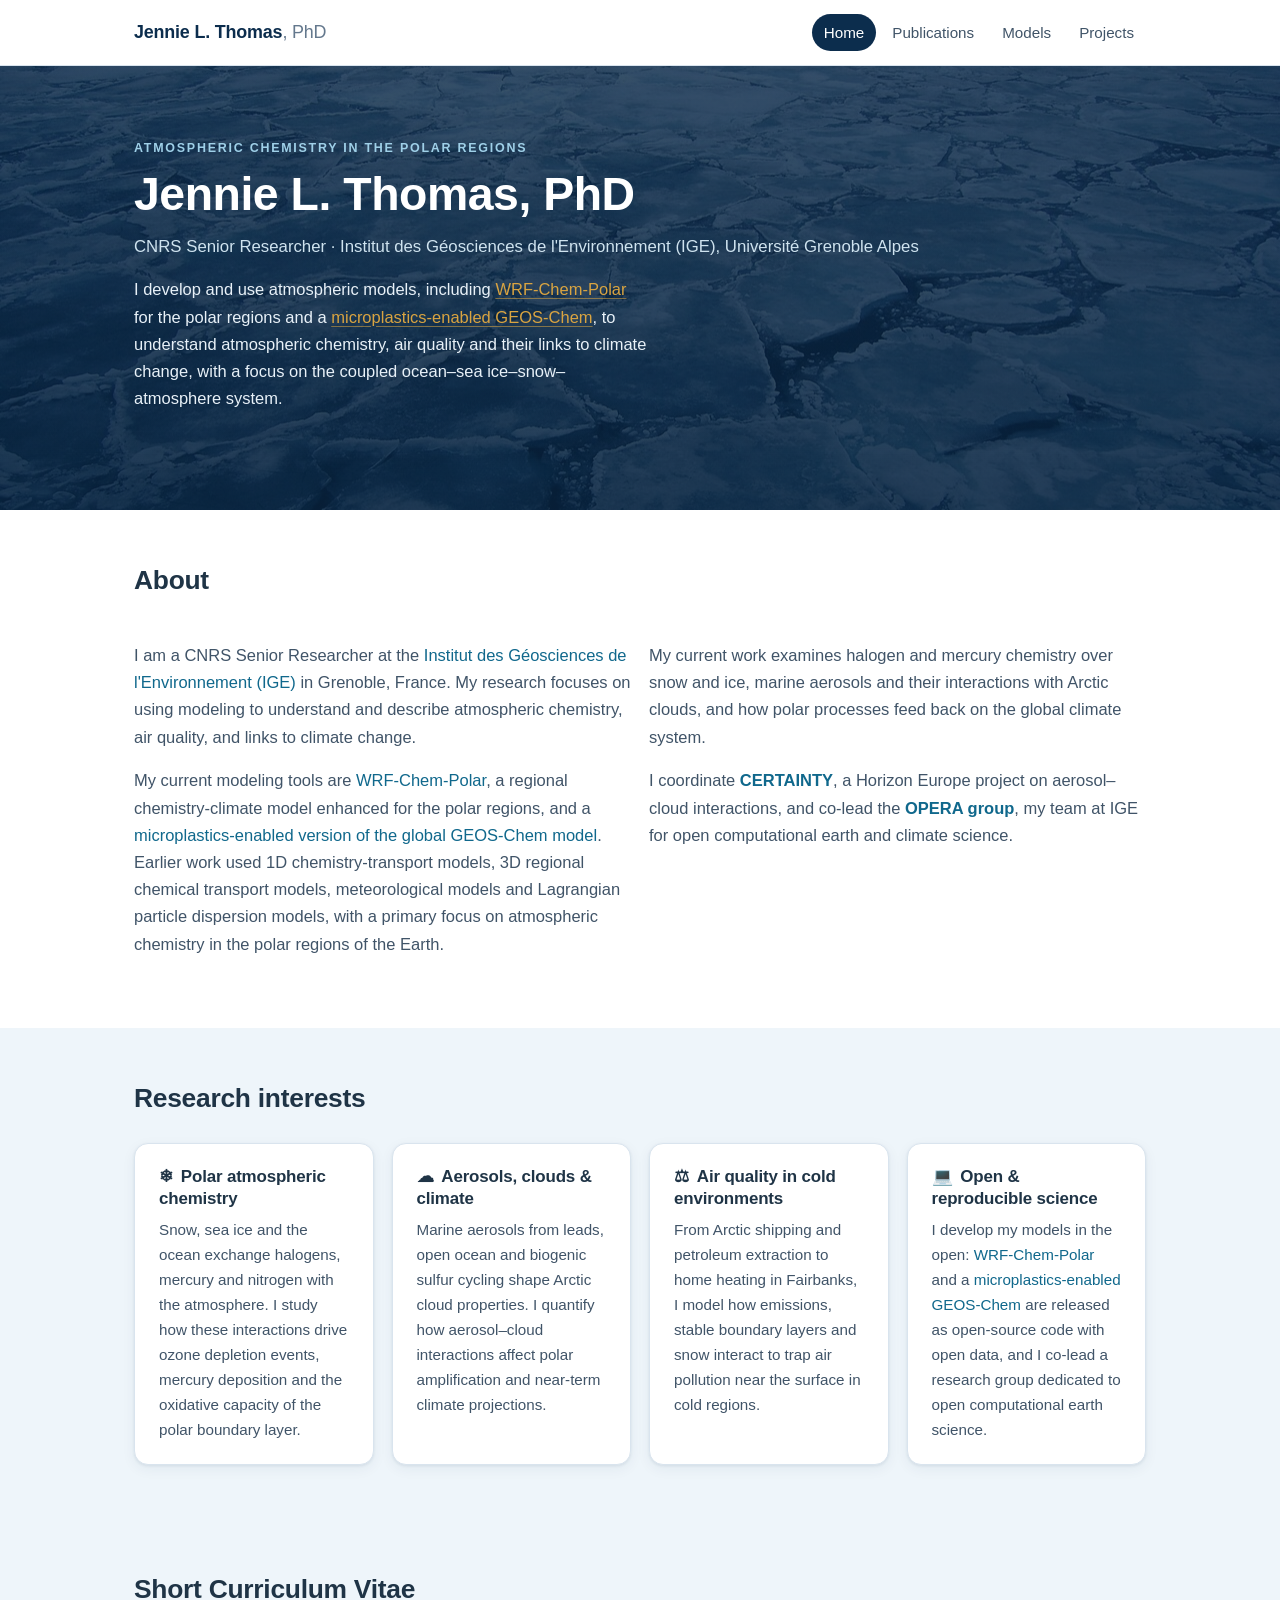
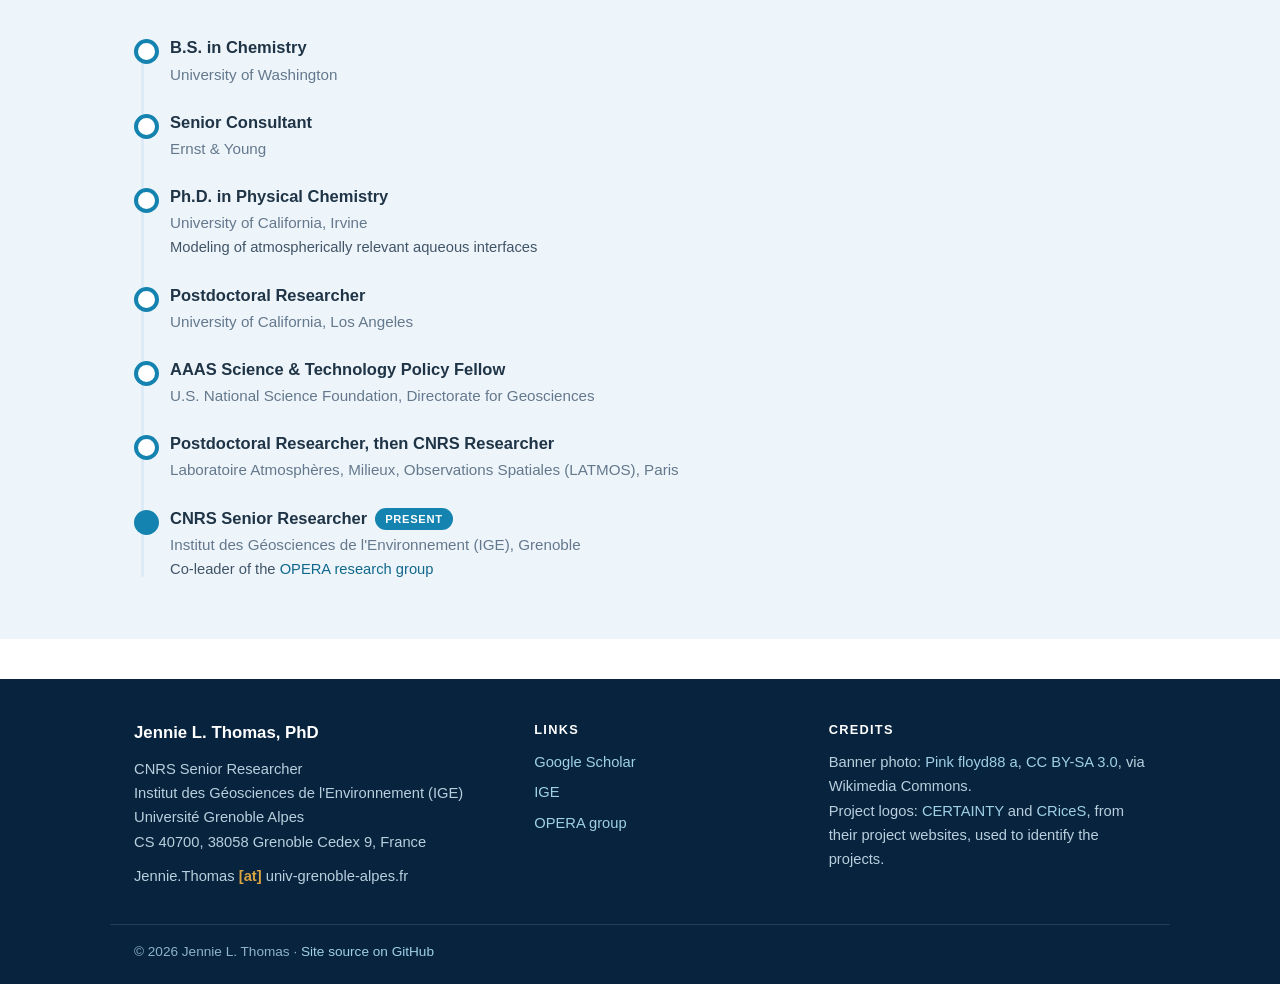
<file: index.html>
<!DOCTYPE html>
<html lang="en">
<head>
<meta charset="utf-8">
<meta name="viewport" content="width=device-width, initial-scale=1">
<title>Jennie L. Thomas, PhD | CNRS Senior Researcher, IGE Grenoble</title>
<meta name="description" content="Jennie L. Thomas, CNRS Senior Researcher at the Institut des Géosciences de l'Environnement (IGE), Université Grenoble Alpes. Atmospheric chemistry in the polar regions: aerosols, clouds, sea ice, snow and climate.">
<link rel="icon" type="image/svg+xml" href="assets/img/favicon.svg">
<link rel="stylesheet" href="assets/css/style.css">
</head>
<body>
<header class="site-header">
  <div class="container nav">
    <a class="brand" href="index.html">Jennie L. Thomas<span>, PhD</span></a>
    <nav class="site-nav">
      <a class="active" href="index.html">Home</a>
      <a href="publications.html">Publications</a>
      <a href="models.html">Models</a>
      <a href="projects.html">Projects</a>
    </nav>
  </div>
</header>
<main>

<section class="hero">
  <div class="container hero-grid">
    <div class="hero-text">
      <p class="hero-kicker">Atmospheric chemistry in the polar regions</p>
      <h1>Jennie L. Thomas, PhD</h1>
      <p class="hero-role">CNRS Senior Researcher &middot; Institut des Géosciences de l'Environnement (IGE), Université Grenoble Alpes</p>
      <p class="hero-blurb">I develop and use atmospheric models, including <a href="models.html">WRF-Chem-Polar</a> for the polar regions and a <a href="models.html">microplastics-enabled GEOS-Chem</a>, to understand atmospheric chemistry, air quality and their links to climate change, with a focus on the coupled ocean–sea ice–snow–atmosphere system.</p>
    </div>
  </div>
</section>

<section class="section" id="about">
  <div class="container">
    <div class="section-head">
      <h2>About</h2>
    </div>
    <div class="grid">
      <div>
        <p>I am a CNRS Senior Researcher at the <a href="https://www.ige-grenoble.fr/?lang=en">Institut des Géosciences de l'Environnement (IGE)</a> in Grenoble, France. My research focuses on using modeling to understand and describe atmospheric chemistry, air quality, and links to climate change.</p>
        <p>My current modeling tools are <a href="models.html">WRF-Chem-Polar</a>, a regional chemistry-climate model enhanced for the polar regions, and a <a href="models.html">microplastics-enabled version of the global GEOS-Chem model</a>. Earlier work used 1D chemistry-transport models, 3D regional chemical transport models, meteorological models and Lagrangian particle dispersion models, with a primary focus on atmospheric chemistry in the polar regions of the Earth.</p>
      </div>
      <div>
        <p>My current work examines halogen and mercury chemistry over snow and ice, marine aerosols and their interactions with Arctic clouds, and how polar processes feed back on the global climate system.</p>
        <p>I coordinate <a href="https://certainty-aci.eu"><strong>CERTAINTY</strong></a>, a Horizon Europe project on aerosol–cloud interactions, and co-lead the <a href="https://ige-opera.github.io/"><strong>OPERA group</strong></a>, my team at IGE for open computational earth and climate science.</p>
      </div>
    </div>
  </div>
</section>

<section class="section section-alt" id="research">
  <div class="container">
    <div class="section-head">
      <h2>Research interests</h2>
    </div>
    <div class="grid">
      <div class="card">
        <h3><span class="icon">&#10052;</span>Polar atmospheric chemistry</h3>
        <p>Snow, sea ice and the ocean exchange halogens, mercury and nitrogen with the atmosphere. I study how these interactions drive ozone depletion events, mercury deposition and the oxidative capacity of the polar boundary layer.</p>
      </div>
      <div class="card">
        <h3><span class="icon">&#9729;</span>Aerosols, clouds &amp; climate</h3>
        <p>Marine aerosols from leads, open ocean and biogenic sulfur cycling shape Arctic cloud properties. I quantify how aerosol–cloud interactions affect polar amplification and near-term climate projections.</p>
      </div>
      <div class="card">
        <h3><span class="icon">&#9878;</span>Air quality in cold environments</h3>
        <p>From Arctic shipping and petroleum extraction to home heating in Fairbanks, I model how emissions, stable boundary layers and snow interact to trap air pollution near the surface in cold regions.</p>
      </div>
      <div class="card">
        <h3><span class="icon">&#128187;</span>Open &amp; reproducible science</h3>
        <p>I develop my models in the open: <a href="models.html">WRF-Chem-Polar</a> and a <a href="models.html">microplastics-enabled GEOS-Chem</a> are released as open-source code with open data, and I co-lead a research group dedicated to open computational earth science.</p>
      </div>
    </div>
  </div>
</section>

<section class="section section-alt" id="cv">
  <div class="container">
    <div class="section-head">
      <h2>Short Curriculum Vitae</h2>
    </div>
    <ol class="timeline">
      <li>
        <span class="t-what">B.S. in Chemistry</span>
        <span class="t-where">University of Washington</span>
      </li>
      <li>
        <span class="t-what">Senior Consultant</span>
        <span class="t-where">Ernst &amp; Young</span>
      </li>
      <li>
        <span class="t-what">Ph.D. in Physical Chemistry</span>
        <span class="t-where">University of California, Irvine</span>
        <span class="t-note">Modeling of atmospherically relevant aqueous interfaces</span>
      </li>
      <li>
        <span class="t-what">Postdoctoral Researcher</span>
        <span class="t-where">University of California, Los Angeles</span>
      </li>
      <li>
        <span class="t-what">AAAS Science &amp; Technology Policy Fellow</span>
        <span class="t-where">U.S. National Science Foundation, Directorate for Geosciences</span>
      </li>
      <li>
        <span class="t-what">Postdoctoral Researcher, then CNRS Researcher</span>
        <span class="t-where">Laboratoire Atmosphères, Milieux, Observations Spatiales (LATMOS), Paris</span>
      </li>
      <li class="now">
        <span class="t-what">CNRS Senior Researcher<span class="badge-now">Present</span></span>
        <span class="t-where">Institut des Géosciences de l'Environnement (IGE), Grenoble</span>
        <span class="t-note">Co-leader of the <a href="https://ige-opera.github.io/">OPERA research group</a></span>
      </li>
    </ol>
  </div>
</section>

</main>
<footer class="site-footer">
  <div class="container footer-grid">
    <div>
      <p class="footer-name">Jennie L. Thomas, PhD</p>
      <p>CNRS Senior Researcher<br>
      Institut des Géosciences de l'Environnement (IGE)<br>
      Université Grenoble Alpes<br>
      CS 40700, 38058 Grenoble Cedex 9, France</p>
      <p class="email">Jennie.Thomas <span class="email-at">[at]</span> univ-grenoble-alpes.fr</p>
    </div>
    <div>
      <p class="footer-heading">Links</p>
      <ul class="footer-links">
        <li><a href="https://scholar.google.com/citations?user=FMPvz8gAAAAJ&amp;hl=en">Google Scholar</a></li>
        <li><a href="https://www.ige-grenoble.fr/">IGE</a></li>
        <li><a href="https://ige-opera.github.io/">OPERA group</a></li>
      </ul>
    </div>
    <div>
      <p class="footer-heading">Credits</p>
      <p>Banner photo: <a href="https://commons.wikimedia.org/wiki/File:Arctic_Ice_2.JPG">Pink floyd88 a</a>, <a href="https://creativecommons.org/licenses/by-sa/3.0/">CC BY-SA 3.0</a>, via Wikimedia Commons.<br>
      Project logos: <a href="https://certainty-aci.eu">CERTAINTY</a> and <a href="https://www.crices-h2020.eu">CRiceS</a>, from their project websites, used to identify the projects.</p>
    </div>
  </div>
  <div class="container footer-bottom">
    <p>&copy; 2026 Jennie L. Thomas &middot; <a href="https://github.com/jenniethomas/jenniethomas.github.io">Site source on GitHub</a></p>
  </div>
</footer>
</body>
</html>
</file>
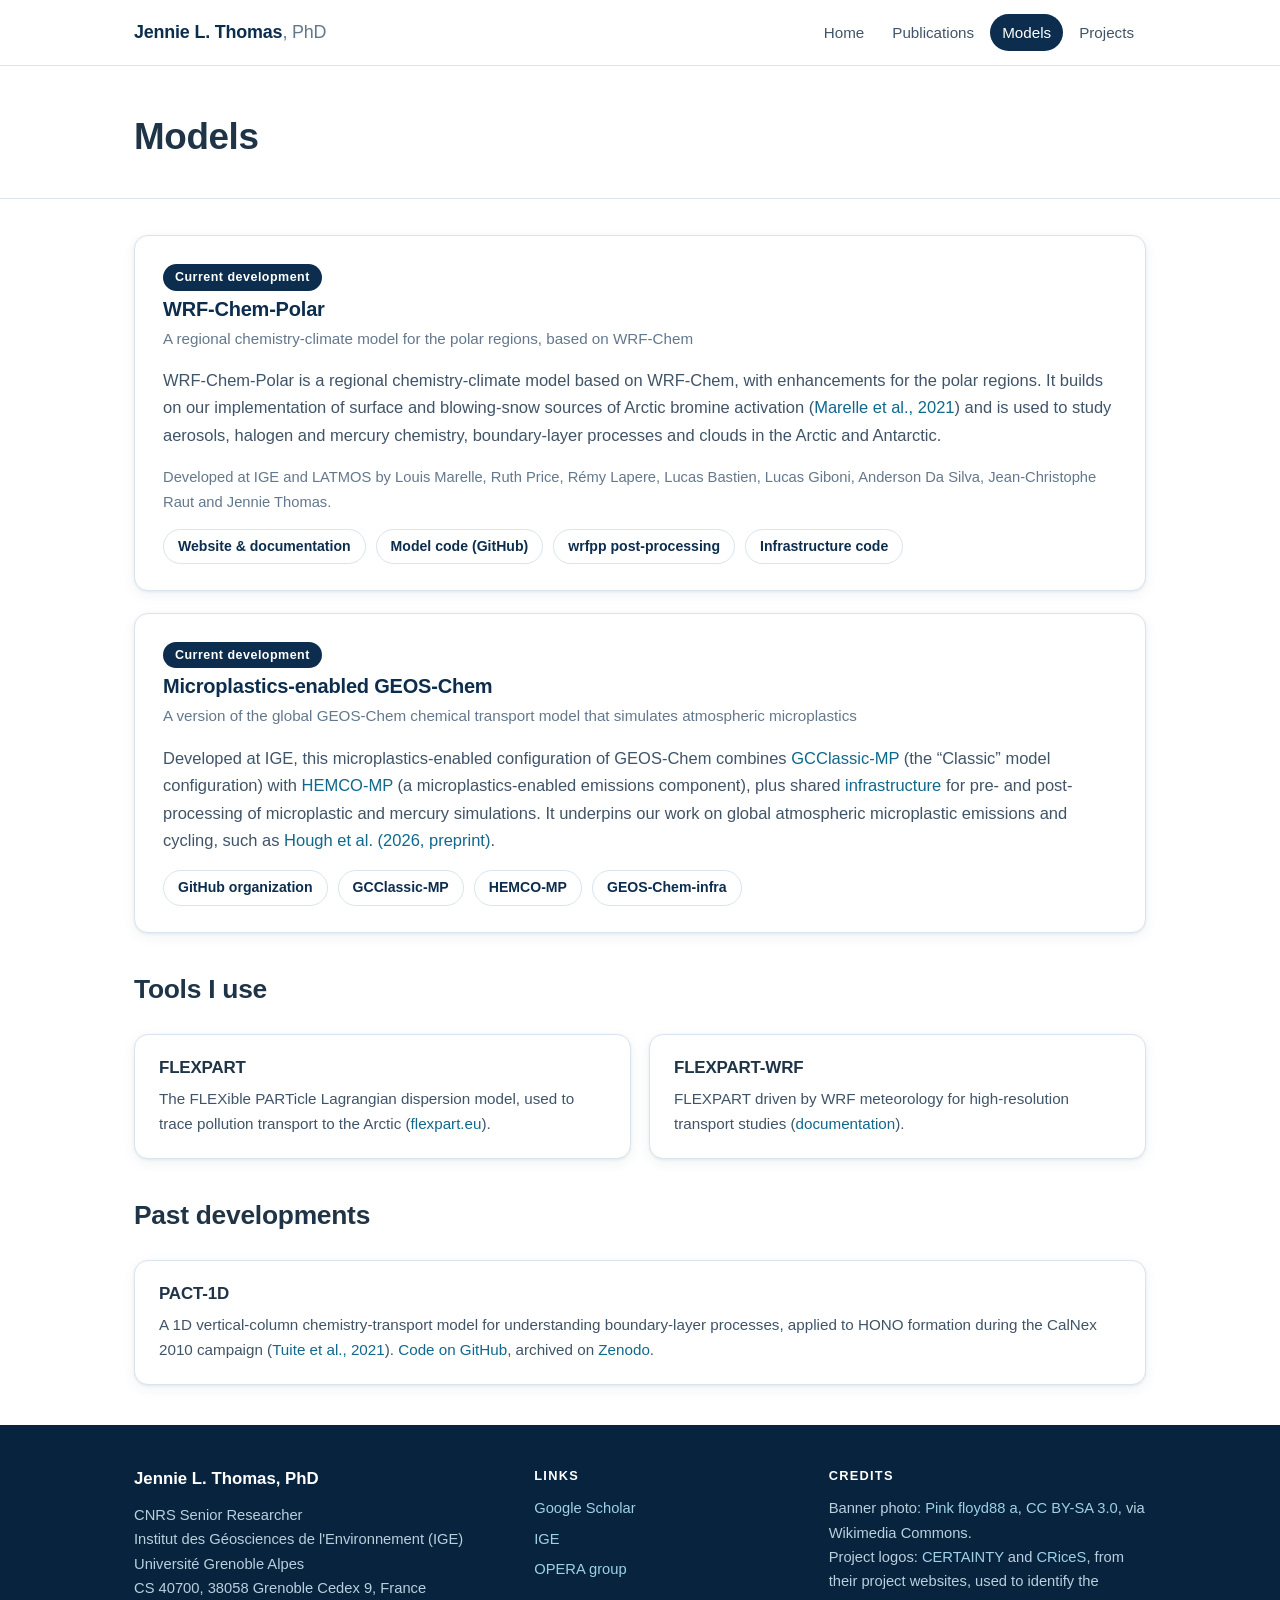
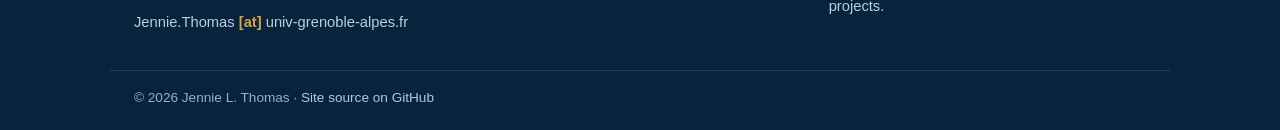
<file: models.html>
<!DOCTYPE html>
<html lang="en">
<head>
<meta charset="utf-8">
<meta name="viewport" content="width=device-width, initial-scale=1">
<title>Models | Jennie L. Thomas</title>
<meta name="description" content="Models developed by Jennie L. Thomas and team: WRF-Chem-Polar, a regional chemistry-climate model for the polar regions, and a microplastics-enabled version of GEOS-Chem.">
<link rel="icon" type="image/svg+xml" href="assets/img/favicon.svg">
<link rel="stylesheet" href="assets/css/style.css">
</head>
<body>
<header class="site-header">
  <div class="container nav">
    <a class="brand" href="index.html">Jennie L. Thomas<span>, PhD</span></a>
    <nav class="site-nav">
      <a href="index.html">Home</a>
      <a href="publications.html">Publications</a>
      <a class="active" href="models.html">Models</a>
      <a href="projects.html">Projects</a>
    </nav>
  </div>
</header>
<main>
<div class="page-hero">
  <div class="container">
    <h1>Models</h1>
  </div>
</div>

<div class="container" style="padding-top: 36px;">

  <article class="project-card">
    <p style="margin: 0;"><span class="role-badge">Current development</span></p>
    <h3><a href="https://wrf-chem-polar.eu">WRF-Chem-Polar</a></h3>
    <p class="p-sub">A regional chemistry-climate model for the polar regions, based on WRF-Chem</p>
    <p>WRF-Chem-Polar is a regional chemistry-climate model based on WRF-Chem, with enhancements for the polar regions. It builds on our implementation of surface and blowing-snow sources of Arctic bromine activation (<a href="https://doi.org/10.1029/2020ms002391">Marelle et al., 2021</a>) and is used to study aerosols, halogen and mercury chemistry, boundary-layer processes and clouds in the Arctic and Antarctic.</p>
    <p style="font-size: 0.92rem; color: var(--muted);">Developed at IGE and LATMOS by Louis Marelle, Ruth Price, Rémy Lapere, Lucas Bastien, Lucas Giboni, Anderson Da Silva, Jean-Christophe Raut and Jennie Thomas.</p>
    <div class="project-links">
      <a class="pill-link" href="https://wrf-chem-polar.eu">Website &amp; documentation</a>
      <a class="pill-link" href="https://github.com/WRF-Chem-Polar/WRF-Chem-Polar">Model code (GitHub)</a>
      <a class="pill-link" href="https://github.com/WRF-Chem-Polar/wrfpp">wrfpp post-processing</a>
      <a class="pill-link" href="https://github.com/WRF-Chem-Polar/WRF-infra">Infrastructure code</a>
    </div>
  </article>

  <article class="project-card">
    <p style="margin: 0;"><span class="role-badge">Current development</span></p>
    <h3><a href="https://github.com/GEOS-Chem-IGE">Microplastics-enabled GEOS-Chem</a></h3>
    <p class="p-sub">A version of the global GEOS-Chem chemical transport model that simulates atmospheric microplastics</p>
    <p>Developed at IGE, this microplastics-enabled configuration of GEOS-Chem combines <a href="https://github.com/GEOS-Chem-IGE/GCClassic-MP">GCClassic-MP</a> (the &ldquo;Classic&rdquo; model configuration) with <a href="https://github.com/GEOS-Chem-IGE/HEMCO-MP">HEMCO-MP</a> (a microplastics-enabled emissions component), plus shared <a href="https://github.com/GEOS-Chem-IGE/GEOS-Chem-infra">infrastructure</a> for pre- and post-processing of microplastic and mercury simulations. It underpins our work on global atmospheric microplastic emissions and cycling, such as <a href="https://doi.org/10.21203/rs.3.rs-10231003/v1">Hough et al. (2026, preprint)</a>.</p>
    <div class="project-links">
      <a class="pill-link" href="https://github.com/GEOS-Chem-IGE">GitHub organization</a>
      <a class="pill-link" href="https://github.com/GEOS-Chem-IGE/GCClassic-MP">GCClassic-MP</a>
      <a class="pill-link" href="https://github.com/GEOS-Chem-IGE/HEMCO-MP">HEMCO-MP</a>
      <a class="pill-link" href="https://github.com/GEOS-Chem-IGE/GEOS-Chem-infra">GEOS-Chem-infra</a>
    </div>
  </article>

  <div class="section-head" style="margin-top: 40px;">
    <h2>Tools I use</h2>
  </div>
  <div class="grid">
    <div class="card">
      <h3>FLEXPART</h3>
      <p>The FLEXible PARTicle Lagrangian dispersion model, used to trace pollution transport to the Arctic (<a href="https://www.flexpart.eu/">flexpart.eu</a>).</p>
    </div>
    <div class="card">
      <h3>FLEXPART-WRF</h3>
      <p>FLEXPART driven by WRF meteorology for high-resolution transport studies (<a href="https://www.flexpart.eu/wiki/FpLimitedareaWrf">documentation</a>).</p>
    </div>
  </div>

  <div class="section-head" style="margin-top: 40px;">
    <h2>Past developments</h2>
  </div>
  <div class="grid">
    <div class="card">
      <h3>PACT-1D</h3>
      <p>A 1D vertical-column chemistry-transport model for understanding boundary-layer processes, applied to HONO formation during the CalNex 2010 campaign (<a href="https://doi.org/10.1029/2021JD034689">Tuite et al., 2021</a>). <a href="https://github.com/PACT1D/PACT-1D-CALNEX/tree/v1.0">Code on GitHub</a>, archived on <a href="https://zenodo.org/record/4776419">Zenodo</a>.</p>
    </div>
  </div>

</div>
</main>
<footer class="site-footer">
  <div class="container footer-grid">
    <div>
      <p class="footer-name">Jennie L. Thomas, PhD</p>
      <p>CNRS Senior Researcher<br>
      Institut des Géosciences de l'Environnement (IGE)<br>
      Université Grenoble Alpes<br>
      CS 40700, 38058 Grenoble Cedex 9, France</p>
      <p class="email">Jennie.Thomas <span class="email-at">[at]</span> univ-grenoble-alpes.fr</p>
    </div>
    <div>
      <p class="footer-heading">Links</p>
      <ul class="footer-links">
        <li><a href="https://scholar.google.com/citations?user=FMPvz8gAAAAJ&amp;hl=en">Google Scholar</a></li>
        <li><a href="https://www.ige-grenoble.fr/">IGE</a></li>
        <li><a href="https://ige-opera.github.io/">OPERA group</a></li>
      </ul>
    </div>
    <div>
      <p class="footer-heading">Credits</p>
      <p>Banner photo: <a href="https://commons.wikimedia.org/wiki/File:Arctic_Ice_2.JPG">Pink floyd88 a</a>, <a href="https://creativecommons.org/licenses/by-sa/3.0/">CC BY-SA 3.0</a>, via Wikimedia Commons.<br>
      Project logos: <a href="https://certainty-aci.eu">CERTAINTY</a> and <a href="https://www.crices-h2020.eu">CRiceS</a>, from their project websites, used to identify the projects.</p>
    </div>
  </div>
  <div class="container footer-bottom">
    <p>&copy; 2026 Jennie L. Thomas &middot; <a href="https://github.com/jenniethomas/jenniethomas.github.io">Site source on GitHub</a></p>
  </div>
</footer>
</body>
</html>
</file>
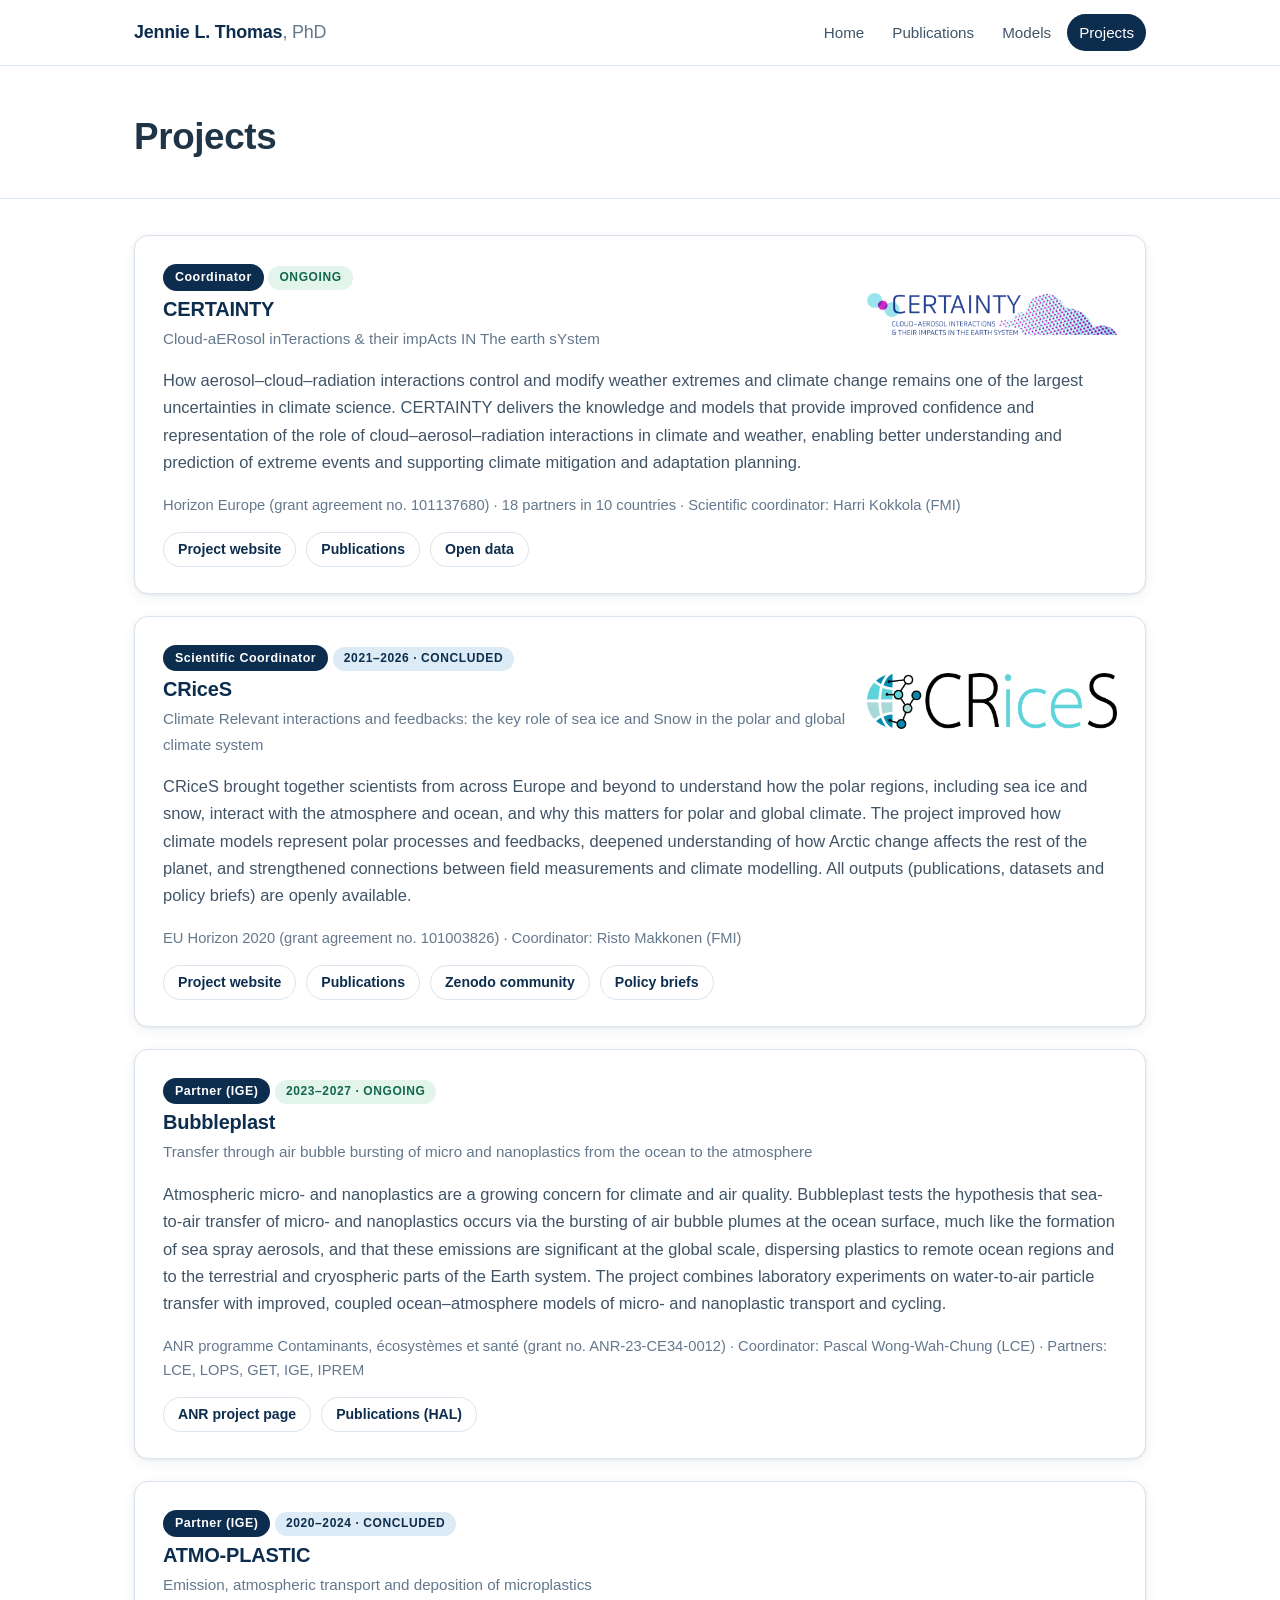
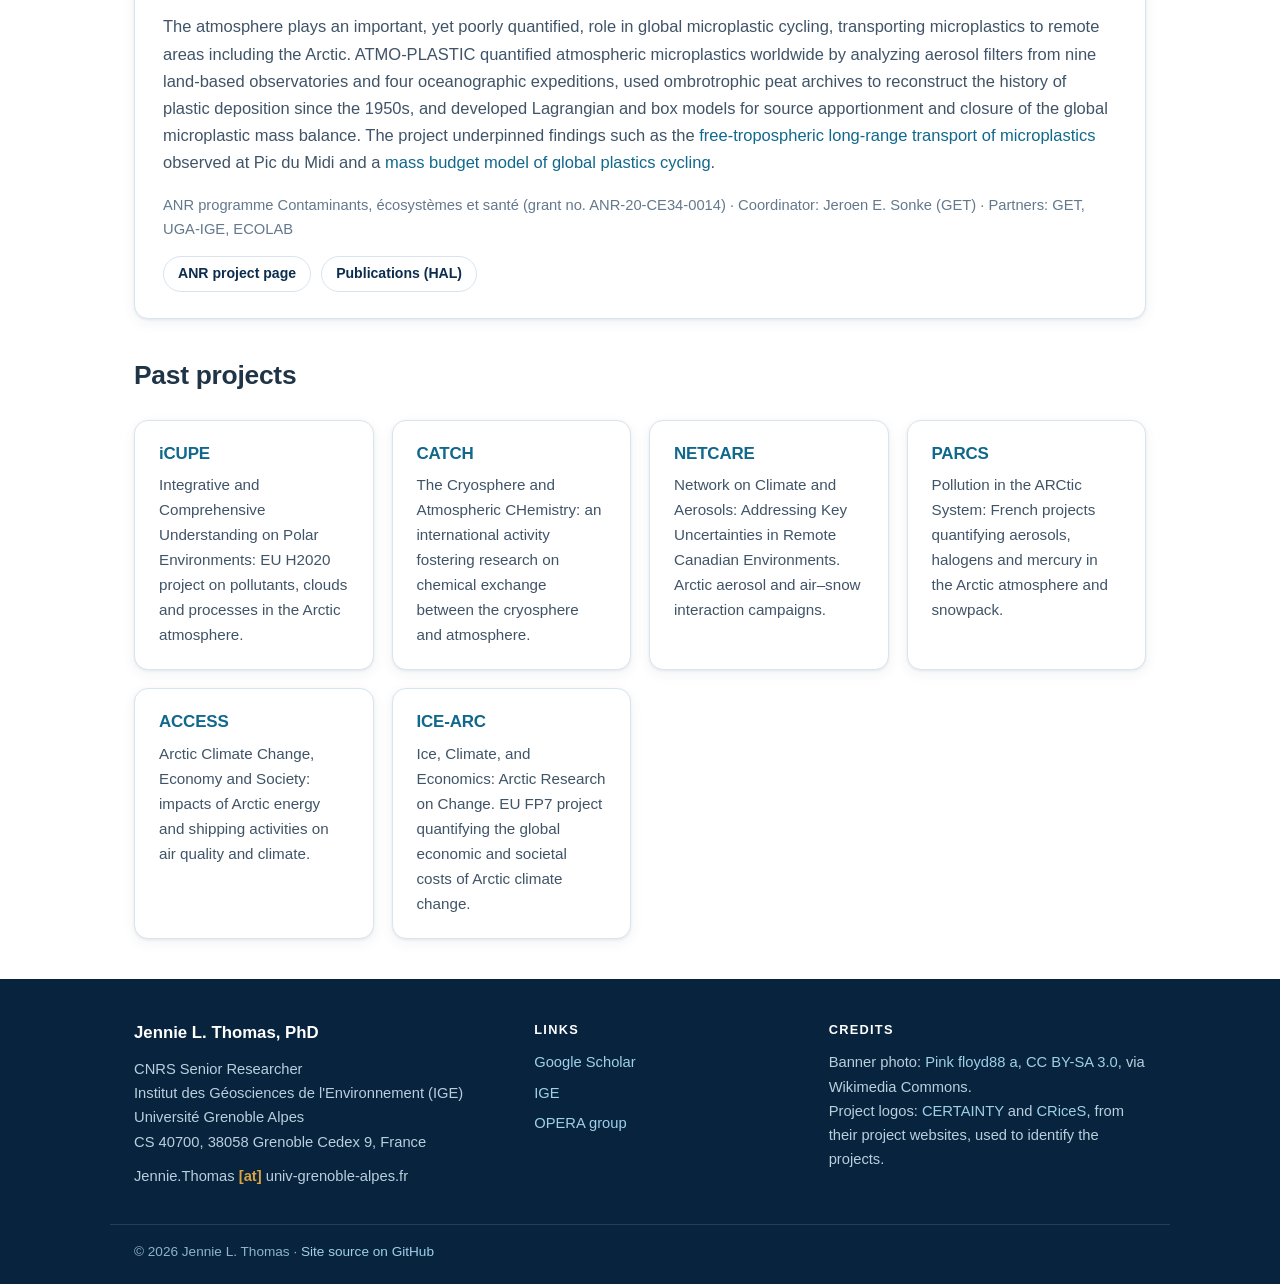
<file: projects.html>
<!DOCTYPE html>
<html lang="en">
<head>
<meta charset="utf-8">
<meta name="viewport" content="width=device-width, initial-scale=1">
<title>Projects | Jennie L. Thomas</title>
<meta name="description" content="Research projects led and co-led by Jennie L. Thomas: CERTAINTY (Horizon Europe, Coordinator), CRiceS (H2020, Scientific Coordinator), and past polar atmospheric chemistry projects.">
<link rel="icon" type="image/svg+xml" href="assets/img/favicon.svg">
<link rel="stylesheet" href="assets/css/style.css">
</head>
<body>
<header class="site-header">
  <div class="container nav">
    <a class="brand" href="index.html">Jennie L. Thomas<span>, PhD</span></a>
    <nav class="site-nav">
      <a href="index.html">Home</a>
      <a href="publications.html">Publications</a>
      <a href="models.html">Models</a>
      <a class="active" href="projects.html">Projects</a>
    </nav>
  </div>
</header>
<main>
<div class="page-hero">
  <div class="container">
    <h1>Projects</h1>
  </div>
</div>

<div class="container" style="padding-top: 36px;">

  <article class="project-card">
    <p style="margin: 0;"><span class="role-badge">Coordinator</span> <span class="badge-ongoing">Ongoing</span></p>
    <img class="project-logo" src="assets/img/logo-certainty.png" alt="CERTAINTY project logo" width="800" height="137">
    <h3><a href="https://certainty-aci.eu">CERTAINTY</a></h3>
    <p class="p-sub">Cloud-aERosol inTeractions &amp; their impActs IN The earth sYstem</p>
    <p>How aerosol–cloud–radiation interactions control and modify weather extremes and climate change remains one of the largest uncertainties in climate science. CERTAINTY delivers the knowledge and models that provide improved confidence and representation of the role of cloud–aerosol–radiation interactions in climate and weather, enabling better understanding and prediction of extreme events and supporting climate mitigation and adaptation planning.</p>
    <p style="font-size: 0.92rem; color: var(--muted);">Horizon Europe (grant agreement no. 101137680) &middot; 18 partners in 10 countries &middot; Scientific coordinator: Harri Kokkola (FMI)</p>
    <div class="project-links">
      <a class="pill-link" href="https://certainty-aci.eu">Project website</a>
      <a class="pill-link" href="https://certainty-aci.eu/publications/">Publications</a>
      <a class="pill-link" href="https://certainty-aci.eu/open-data/">Open data</a>
    </div>
  </article>

  <article class="project-card">
    <p style="margin: 0;"><span class="role-badge">Scientific Coordinator</span> <span class="badge-concluded">2021–2026 &middot; Concluded</span></p>
    <img class="project-logo" src="assets/img/logo-crices.png" alt="CRiceS project logo" width="800" height="177">
    <h3><a href="https://www.crices-h2020.eu">CRiceS</a></h3>
    <p class="p-sub">Climate Relevant interactions and feedbacks: the key role of sea ice and Snow in the polar and global climate system</p>
    <p>CRiceS brought together scientists from across Europe and beyond to understand how the polar regions, including sea ice and snow, interact with the atmosphere and ocean, and why this matters for polar and global climate. The project improved how climate models represent polar processes and feedbacks, deepened understanding of how Arctic change affects the rest of the planet, and strengthened connections between field measurements and climate modelling. All outputs (publications, datasets and policy briefs) are openly available.</p>
    <p style="font-size: 0.92rem; color: var(--muted);">EU Horizon 2020 (grant agreement no. 101003826) &middot; Coordinator: Risto Makkonen (FMI)</p>
    <div class="project-links">
      <a class="pill-link" href="https://www.crices-h2020.eu">Project website</a>
      <a class="pill-link" href="https://www.crices-h2020.eu/publications">Publications</a>
      <a class="pill-link" href="https://zenodo.org/communities/crices-h2020/records?q=&amp;l=list&amp;p=1&amp;s=10&amp;sort=newest">Zenodo community</a>
      <a class="pill-link" href="https://www.crices-h2020.eu/policy-briefs">Policy briefs</a>
    </div>
  </article>

  <article class="project-card">
    <p style="margin: 0;"><span class="role-badge">Partner (IGE)</span> <span class="badge-ongoing">2023&ndash;2027 &middot; Ongoing</span></p>
    <h3><a href="https://anr.fr/Project-ANR-23-CE34-0012">Bubbleplast</a></h3>
    <p class="p-sub">Transfer through air bubble bursting of micro and nanoplastics from the ocean to the atmosphere</p>
    <p>Atmospheric micro- and nanoplastics are a growing concern for climate and air quality. Bubbleplast tests the hypothesis that sea-to-air transfer of micro- and nanoplastics occurs via the bursting of air bubble plumes at the ocean surface, much like the formation of sea spray aerosols, and that these emissions are significant at the global scale, dispersing plastics to remote ocean regions and to the terrestrial and cryospheric parts of the Earth system. The project combines laboratory experiments on water-to-air particle transfer with improved, coupled ocean–atmosphere models of micro- and nanoplastic transport and cycling.</p>
    <p style="font-size: 0.92rem; color: var(--muted);">ANR programme Contaminants, écosystèmes et santé (grant no. ANR-23-CE34-0012) &middot; Coordinator: Pascal Wong-Wah-Chung (LCE) &middot; Partners: LCE, LOPS, GET, IGE, IPREM</p>
    <div class="project-links">
      <a class="pill-link" href="https://anr.fr/Project-ANR-23-CE34-0012">ANR project page</a>
      <a class="pill-link" href="https://anr.hal.science/search/index/?q=*&amp;anrProjectReference_s=ANR-23-CE34-0012">Publications (HAL)</a>
    </div>
  </article>

  <article class="project-card">
    <p style="margin: 0;"><span class="role-badge">Partner (IGE)</span> <span class="badge-concluded">2020&ndash;2024 &middot; Concluded</span></p>
    <h3><a href="https://anr.fr/Project-ANR-20-CE34-0014">ATMO-PLASTIC</a></h3>
    <p class="p-sub">Emission, atmospheric transport and deposition of microplastics</p>
    <p>The atmosphere plays an important, yet poorly quantified, role in global microplastic cycling, transporting microplastics to remote areas including the Arctic. ATMO-PLASTIC quantified atmospheric microplastics worldwide by analyzing aerosol filters from nine land-based observatories and four oceanographic expeditions, used ombrotrophic peat archives to reconstruct the history of plastic deposition since the 1950s, and developed Lagrangian and box models for source apportionment and closure of the global microplastic mass balance. The project underpinned findings such as the <a href="https://doi.org/10.1038/s41467-021-27454-7">free-tropospheric long-range transport of microplastics</a> observed at Pic du Midi and a <a href="https://doi.org/10.1186/s43591-022-00048-w">mass budget model of global plastics cycling</a>.</p>
    <p style="font-size: 0.92rem; color: var(--muted);">ANR programme Contaminants, écosystèmes et santé (grant no. ANR-20-CE34-0014) &middot; Coordinator: Jeroen E. Sonke (GET) &middot; Partners: GET, UGA-IGE, ECOLAB</p>
    <div class="project-links">
      <a class="pill-link" href="https://anr.fr/Project-ANR-20-CE34-0014">ANR project page</a>
      <a class="pill-link" href="https://anr.hal.science/search/index/?q=*&amp;anrProjectReference_s=ANR-20-CE34-0014">Publications (HAL)</a>
    </div>
  </article>

  <div class="section-head" style="margin-top: 40px;">
    <h2>Past projects</h2>
  </div>
  <div class="grid">
    <div class="card">
      <h3><a href="https://www.atm.helsinki.fi/icupe/">iCUPE</a></h3>
      <p>Integrative and Comprehensive Understanding on Polar Environments: EU H2020 project on pollutants, clouds and processes in the Arctic atmosphere.</p>
    </div>
    <div class="card">
      <h3><a href="http://catchscience.org">CATCH</a></h3>
      <p>The Cryosphere and Atmospheric CHemistry: an international activity fostering research on chemical exchange between the cryosphere and atmosphere.</p>
    </div>
    <div class="card">
      <h3><a href="https://acp.copernicus.org/articles/special_issue835.html">NETCARE</a></h3>
      <p>Network on Climate and Aerosols: Addressing Key Uncertainties in Remote Canadian Environments. Arctic aerosol and air–snow interaction campaigns.</p>
    </div>
    <div class="card">
      <h3><a href="http://parcs.projet.latmos.ipsl.fr/">PARCS</a></h3>
      <p>Pollution in the ARCtic System: French projects quantifying aerosols, halogens and mercury in the Arctic atmosphere and snowpack.</p>
    </div>
    <div class="card">
      <h3><a href="https://cordis.europa.eu/project/id/265863/reporting">ACCESS</a></h3>
      <p>Arctic Climate Change, Economy and Society: impacts of Arctic energy and shipping activities on air quality and climate.</p>
    </div>
    <div class="card">
      <h3><a href="https://cordis.europa.eu/article/id/229053-the-high-cost-of-arctic-change">ICE-ARC</a></h3>
      <p>Ice, Climate, and Economics: Arctic Research on Change. EU FP7 project quantifying the global economic and societal costs of Arctic climate change.</p>
    </div>
  </div>

</div>
</main>
<footer class="site-footer">
  <div class="container footer-grid">
    <div>
      <p class="footer-name">Jennie L. Thomas, PhD</p>
      <p>CNRS Senior Researcher<br>
      Institut des Géosciences de l'Environnement (IGE)<br>
      Université Grenoble Alpes<br>
      CS 40700, 38058 Grenoble Cedex 9, France</p>
      <p class="email">Jennie.Thomas <span class="email-at">[at]</span> univ-grenoble-alpes.fr</p>
    </div>
    <div>
      <p class="footer-heading">Links</p>
      <ul class="footer-links">
        <li><a href="https://scholar.google.com/citations?user=FMPvz8gAAAAJ&amp;hl=en">Google Scholar</a></li>
        <li><a href="https://www.ige-grenoble.fr/">IGE</a></li>
        <li><a href="https://ige-opera.github.io/">OPERA group</a></li>
      </ul>
    </div>
    <div>
      <p class="footer-heading">Credits</p>
      <p>Banner photo: <a href="https://commons.wikimedia.org/wiki/File:Arctic_Ice_2.JPG">Pink floyd88 a</a>, <a href="https://creativecommons.org/licenses/by-sa/3.0/">CC BY-SA 3.0</a>, via Wikimedia Commons.<br>
      Project logos: <a href="https://certainty-aci.eu">CERTAINTY</a> and <a href="https://www.crices-h2020.eu">CRiceS</a>, from their project websites, used to identify the projects.</p>
    </div>
  </div>
  <div class="container footer-bottom">
    <p>&copy; 2026 Jennie L. Thomas &middot; <a href="https://github.com/jenniethomas/jenniethomas.github.io">Site source on GitHub</a></p>
  </div>
</footer>
</body>
</html>
</file>
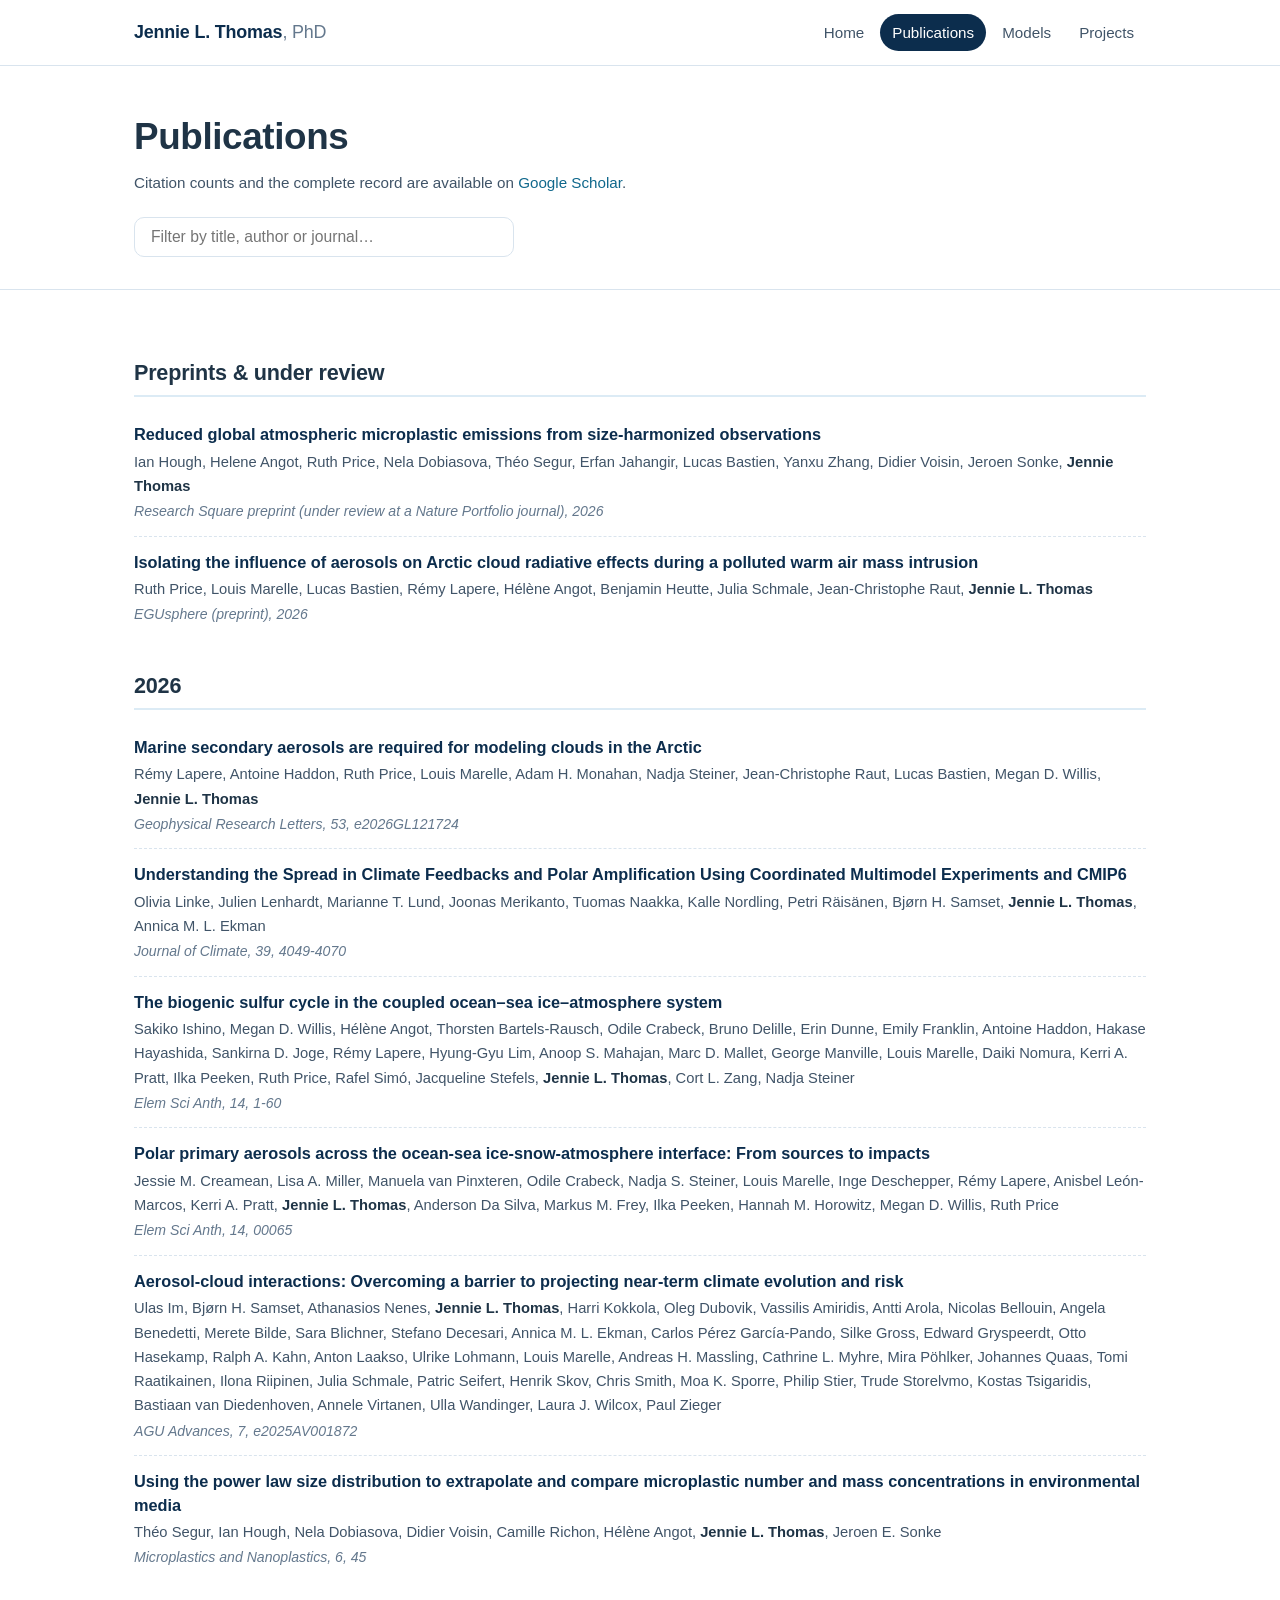
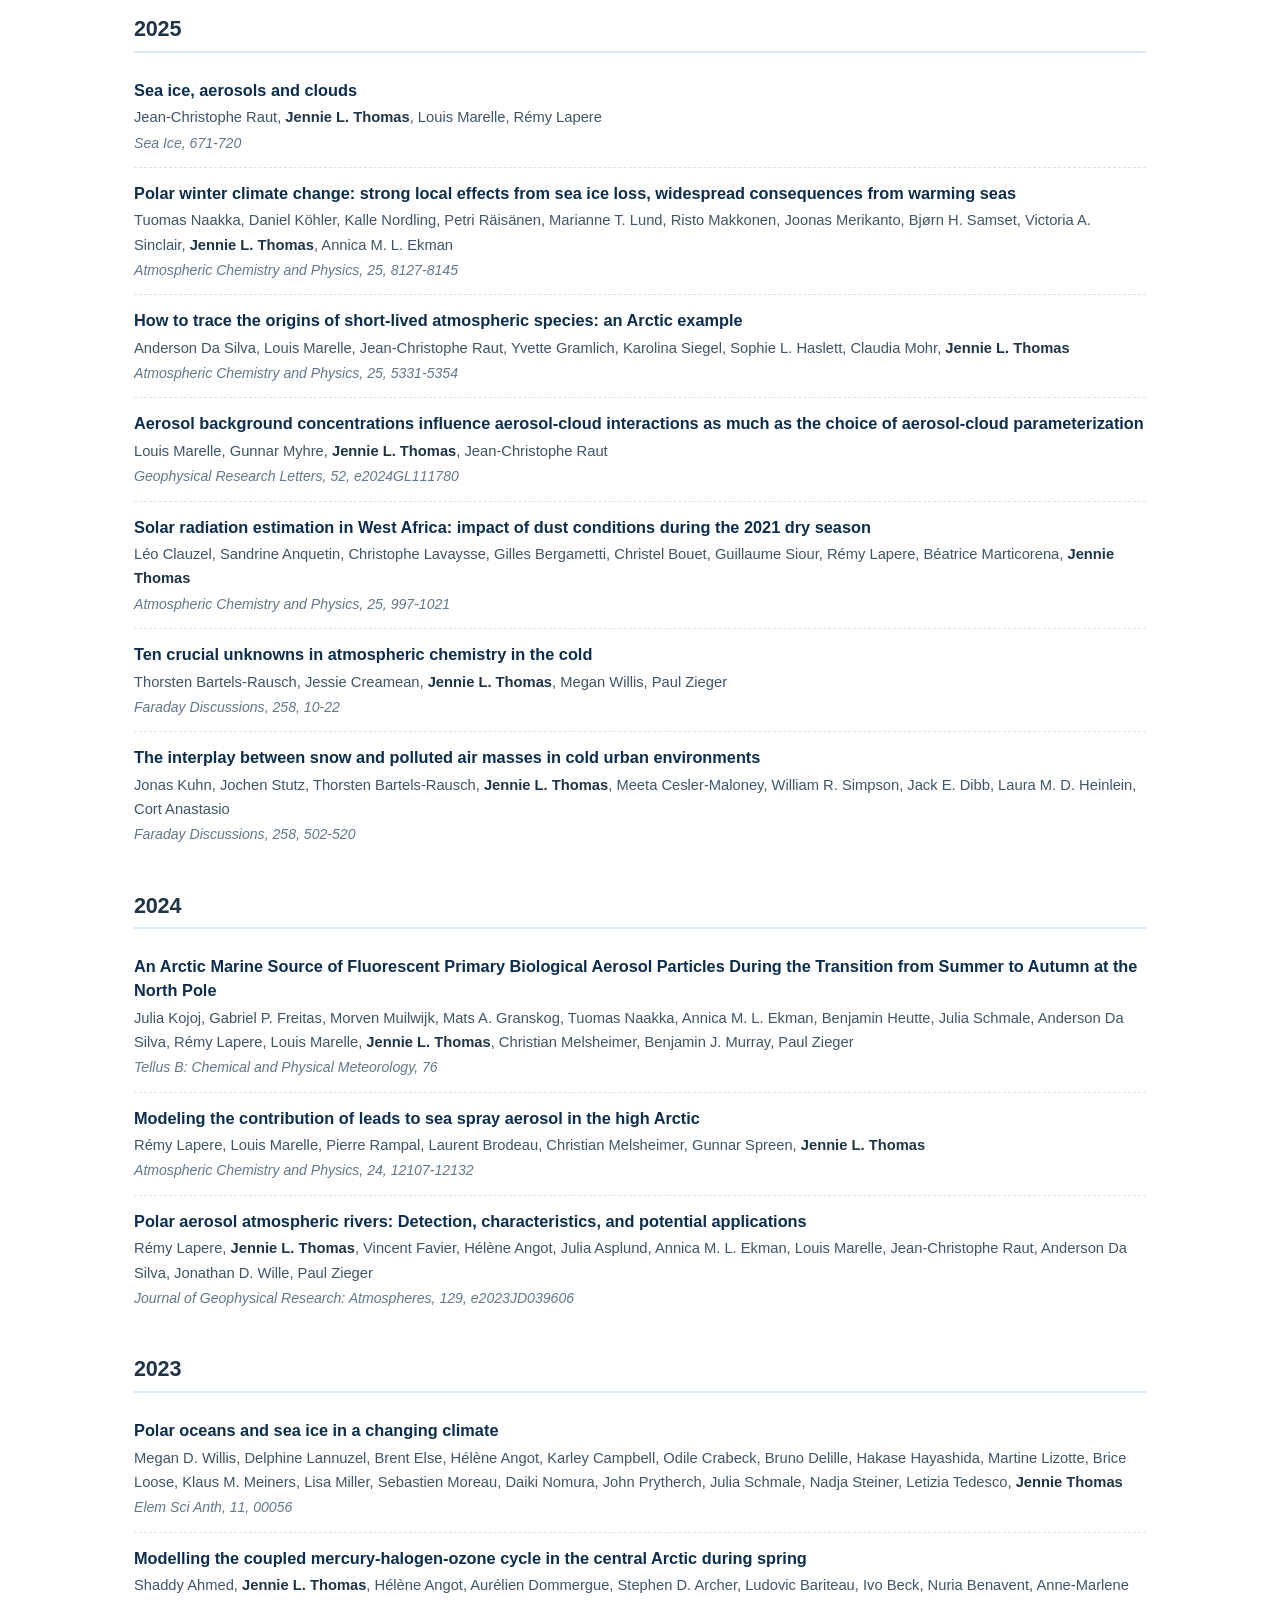
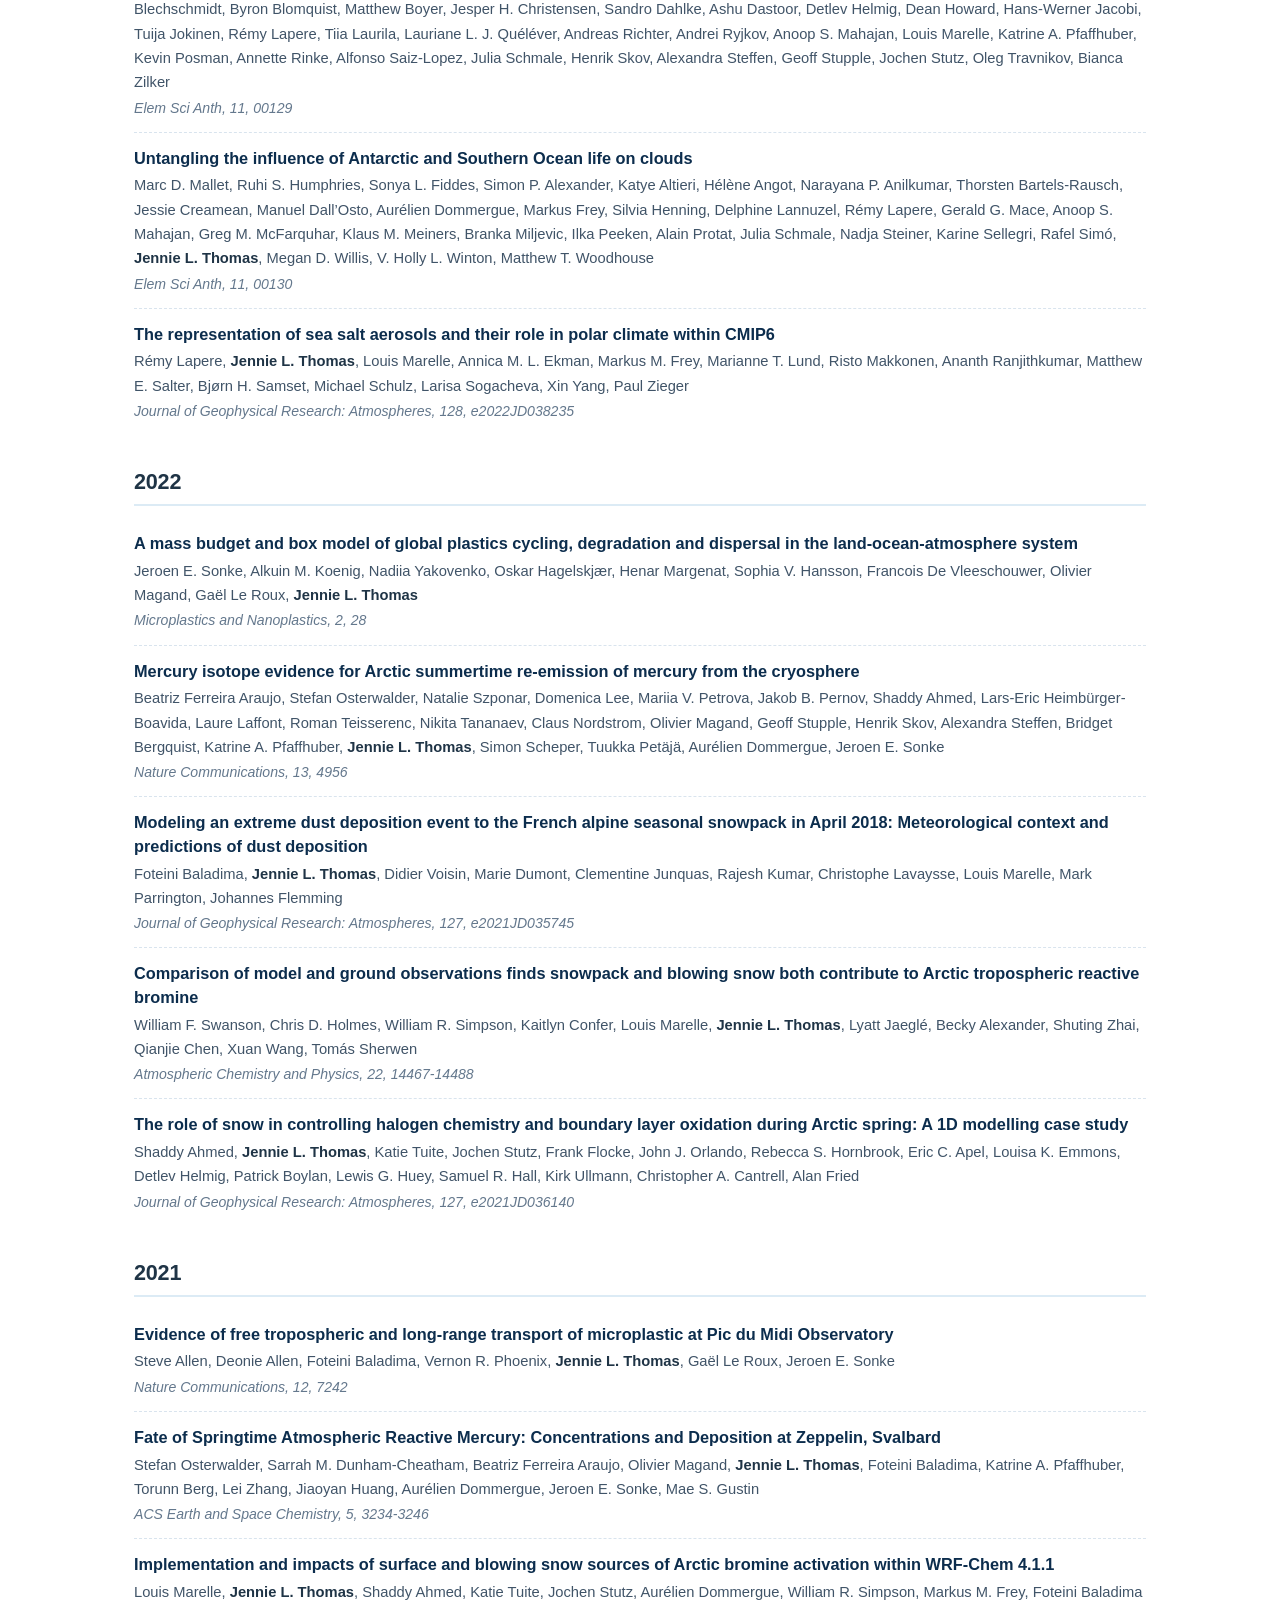
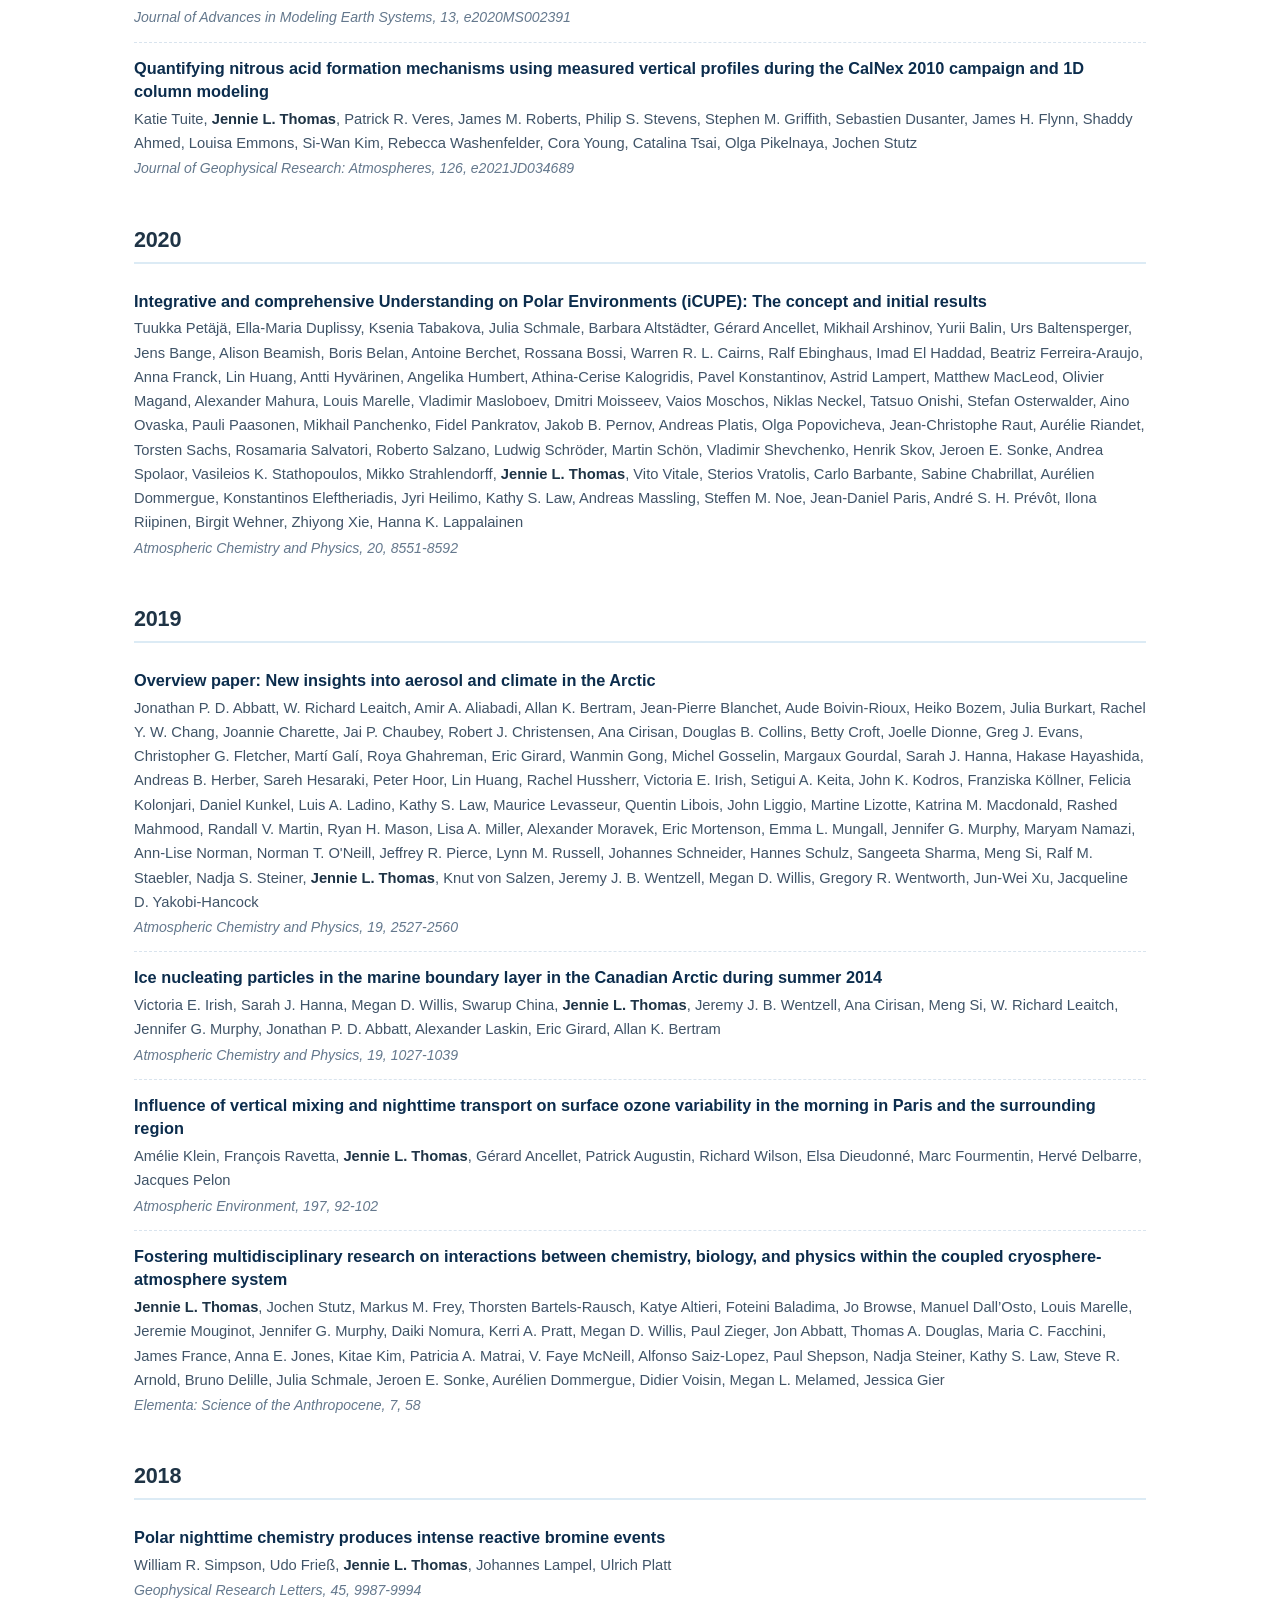
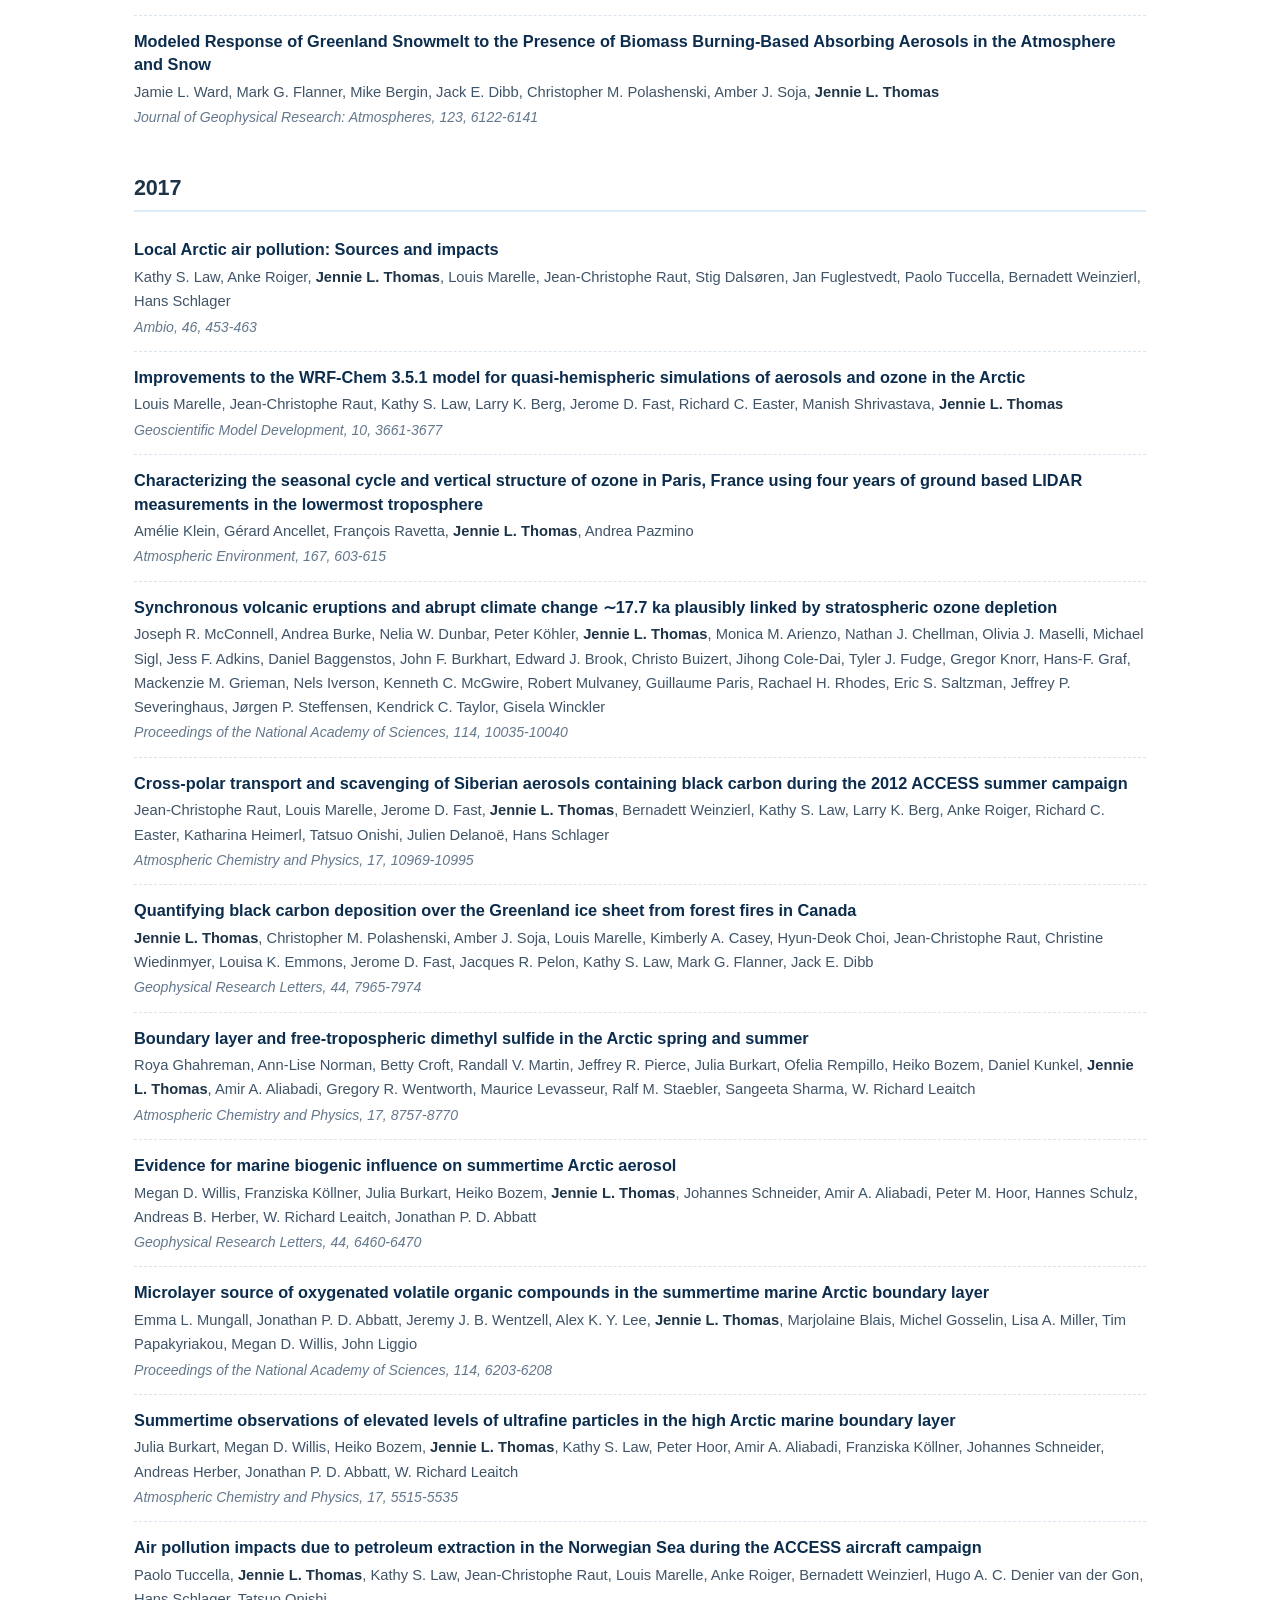
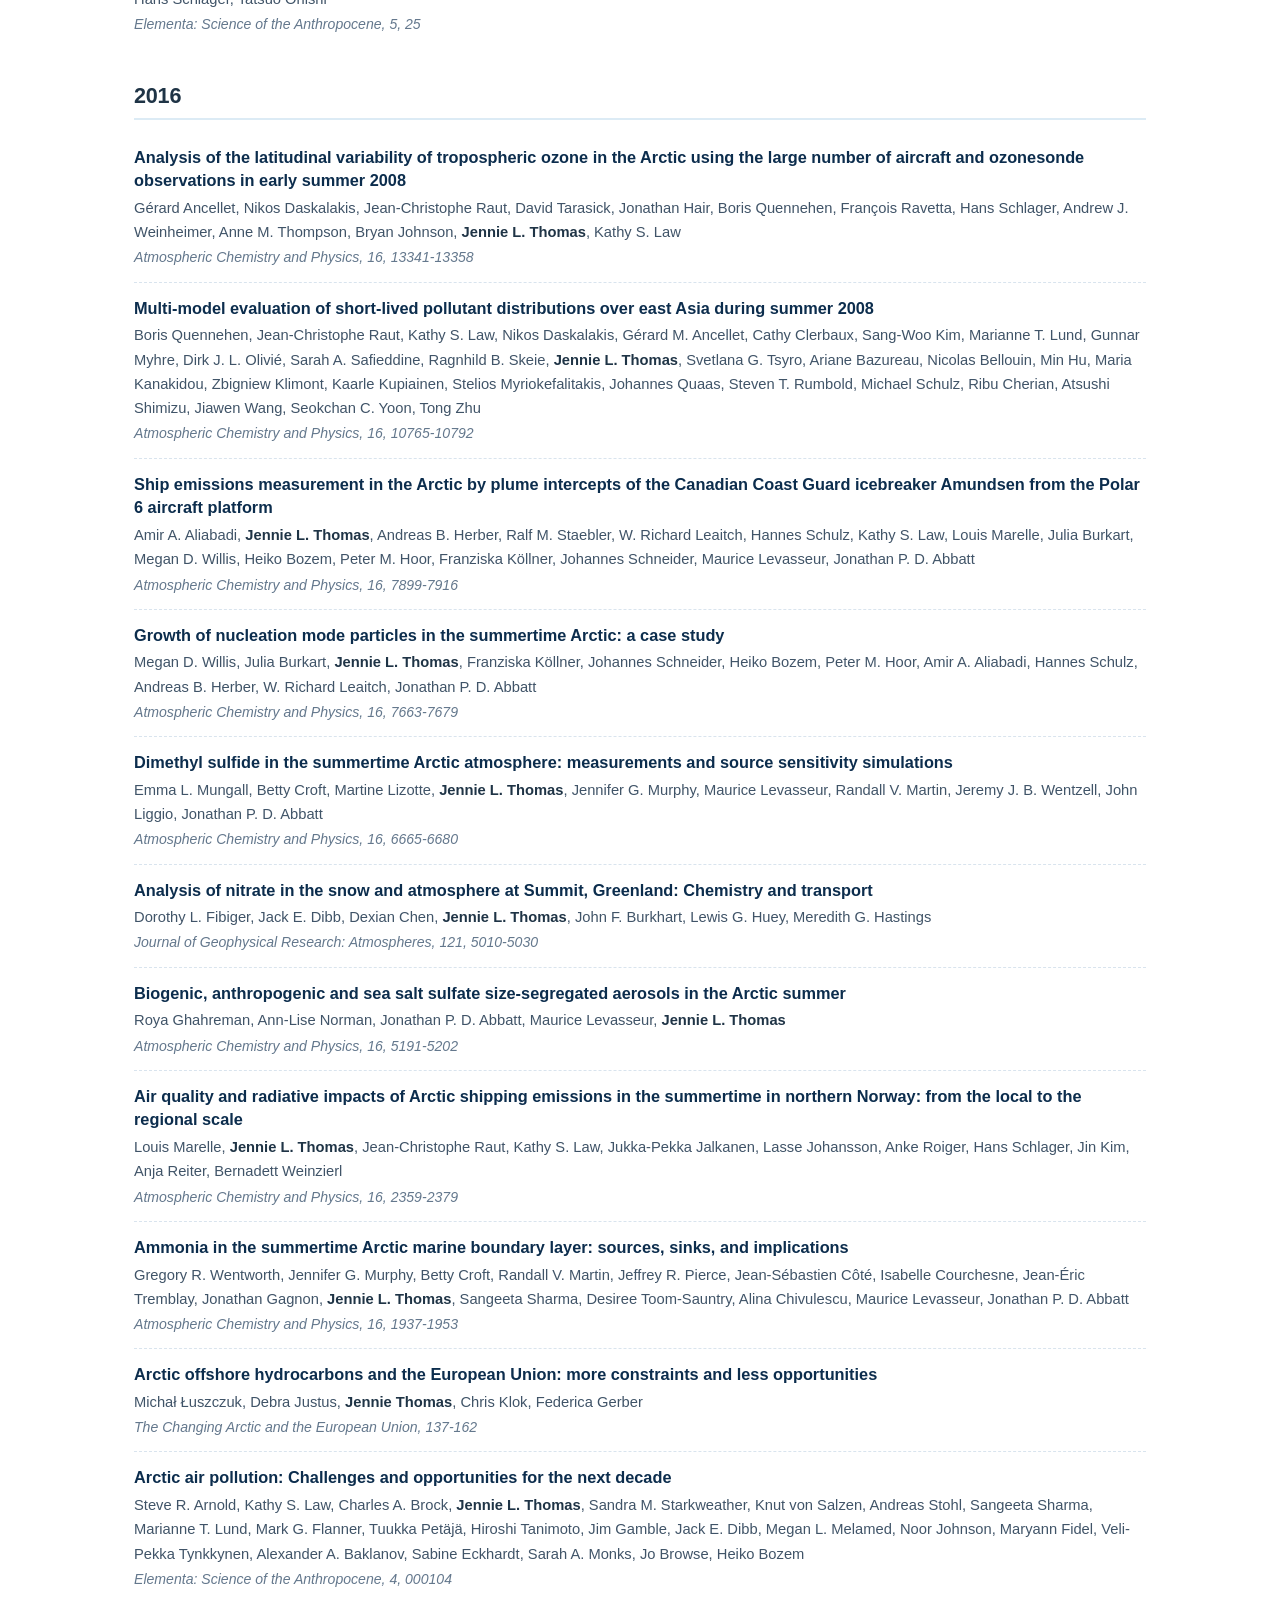
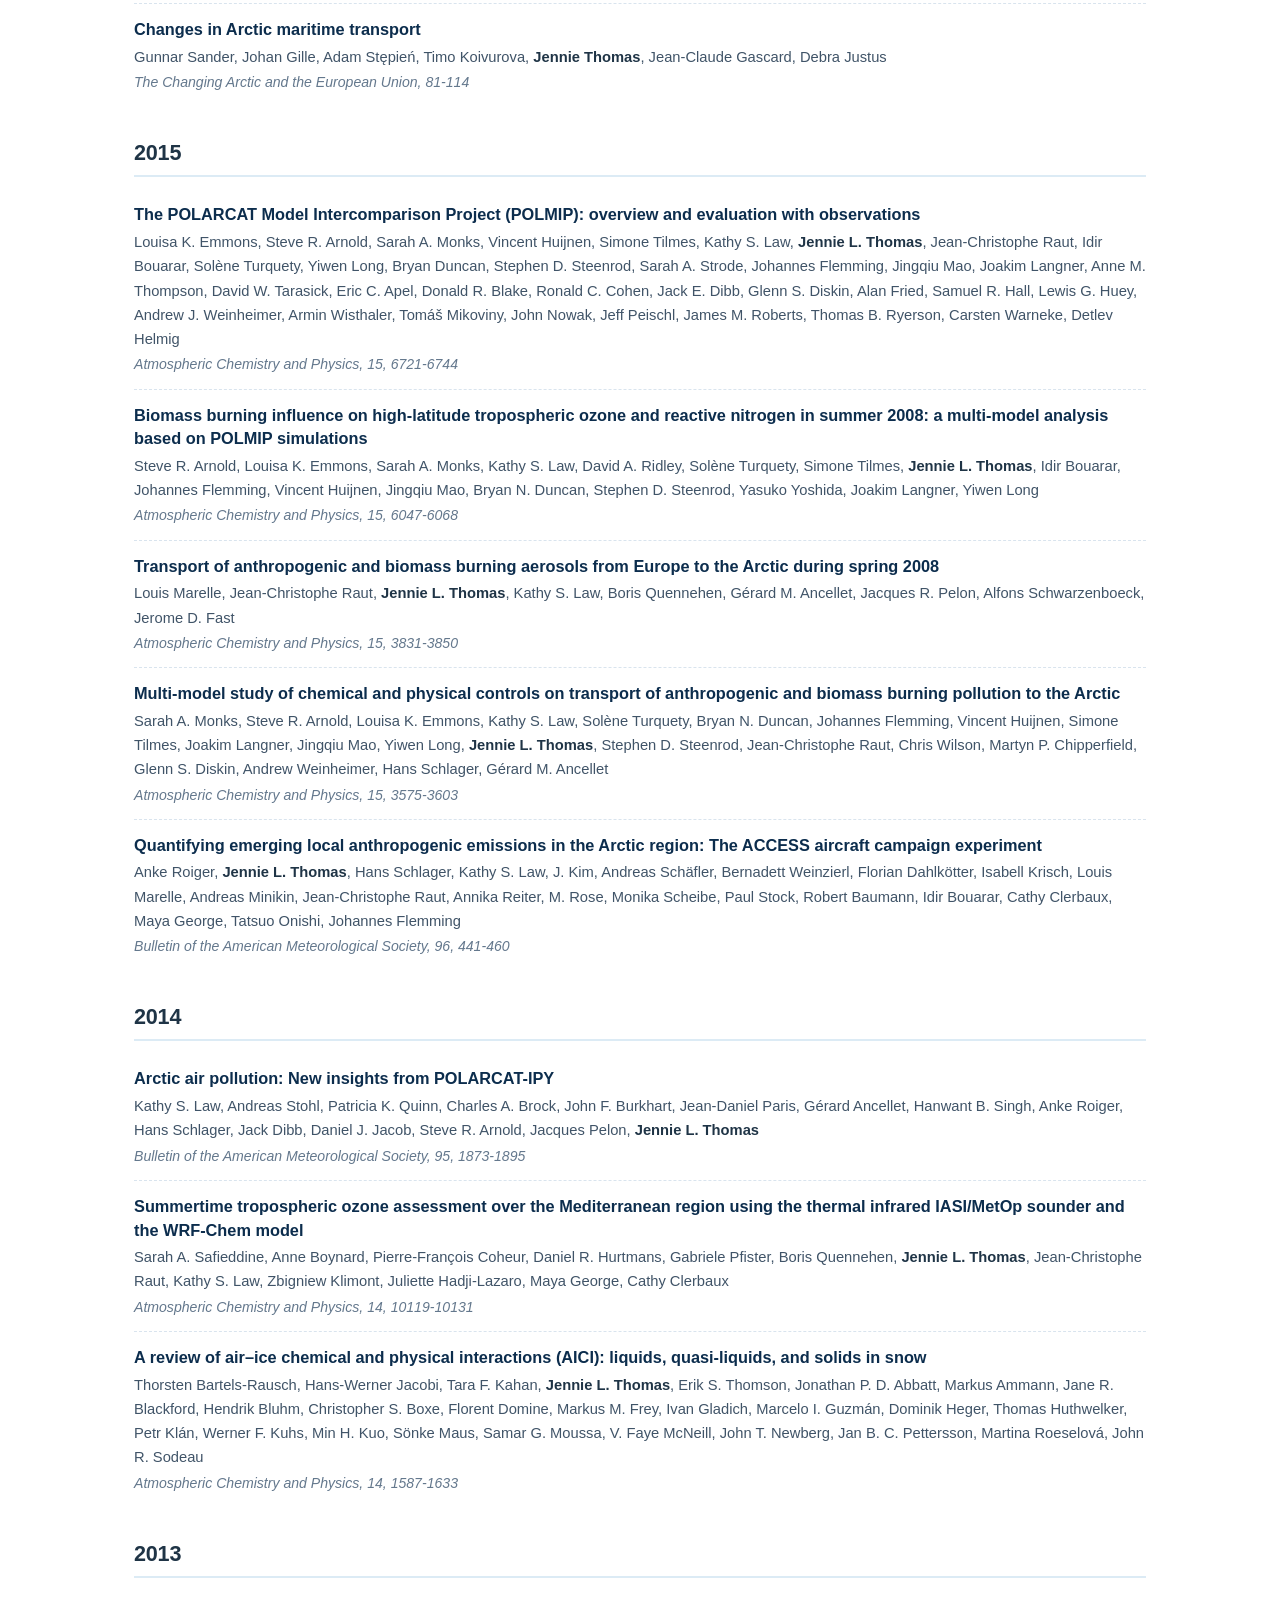
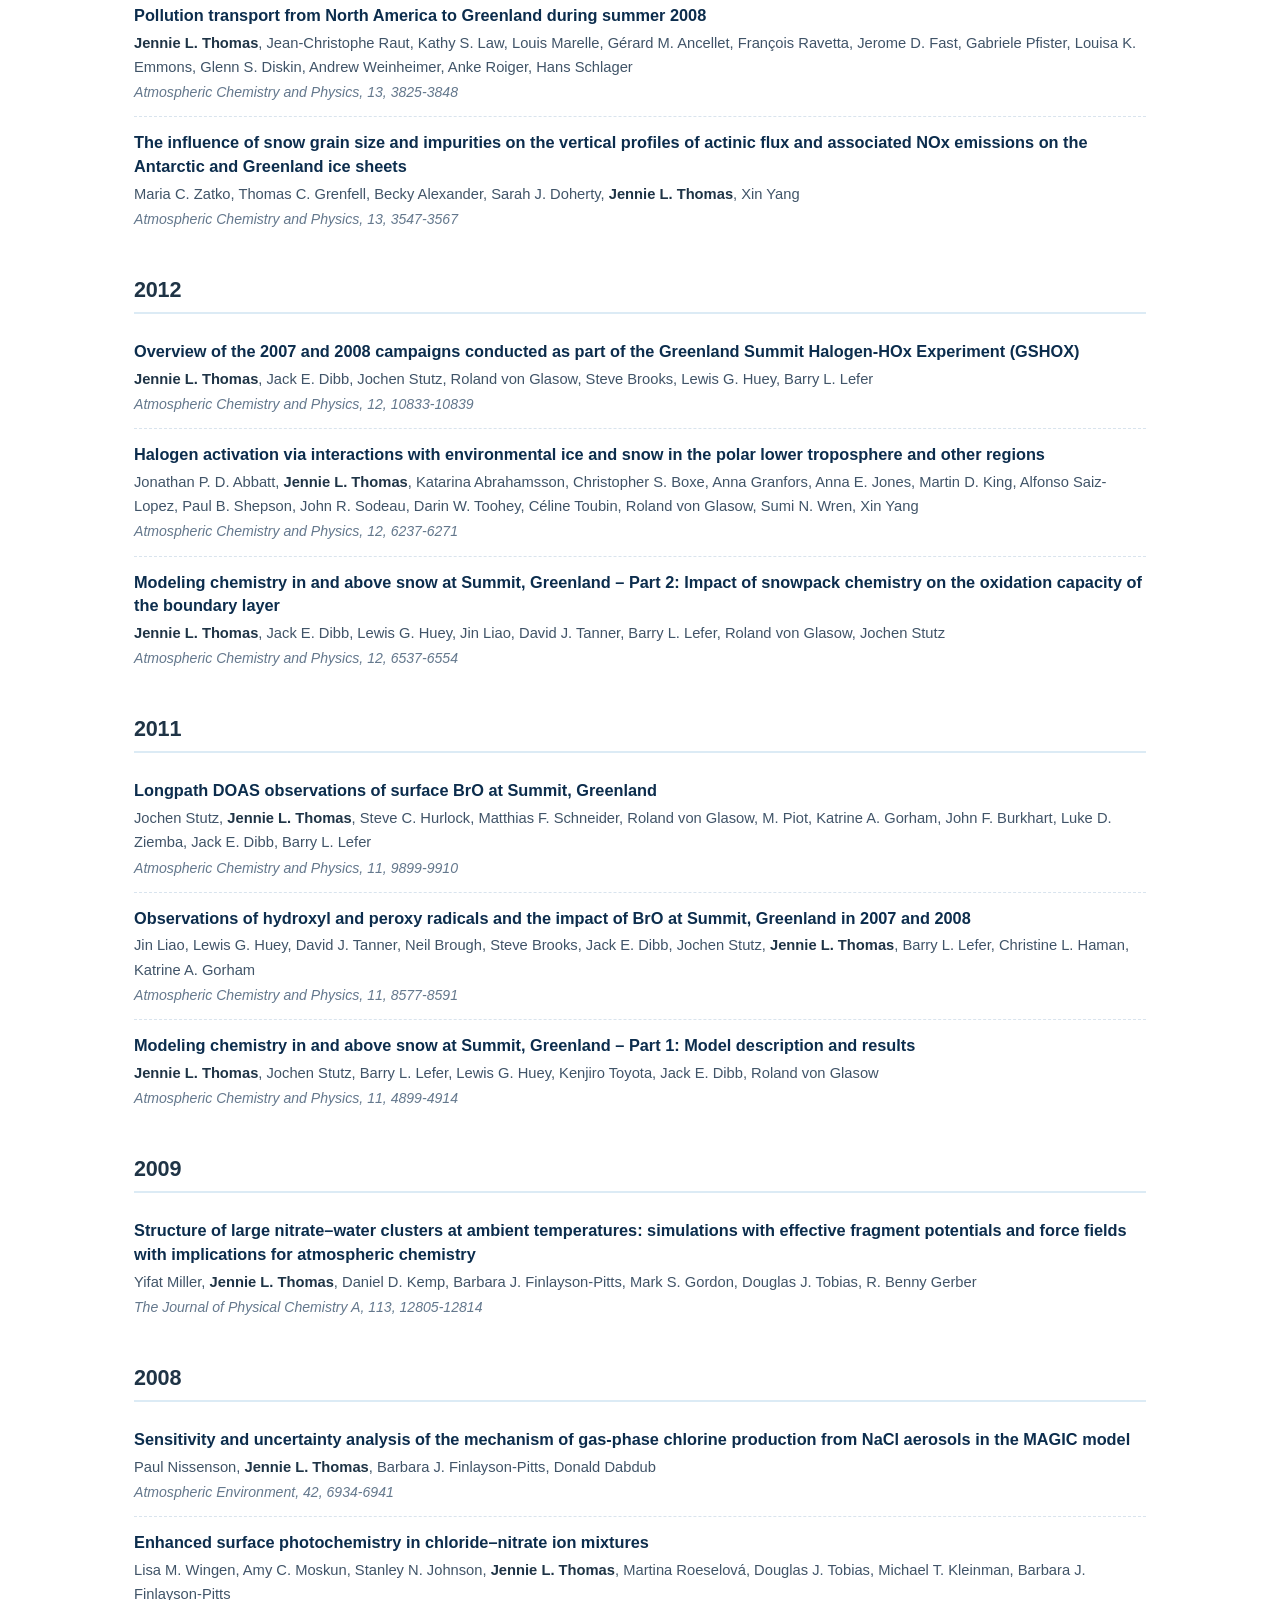
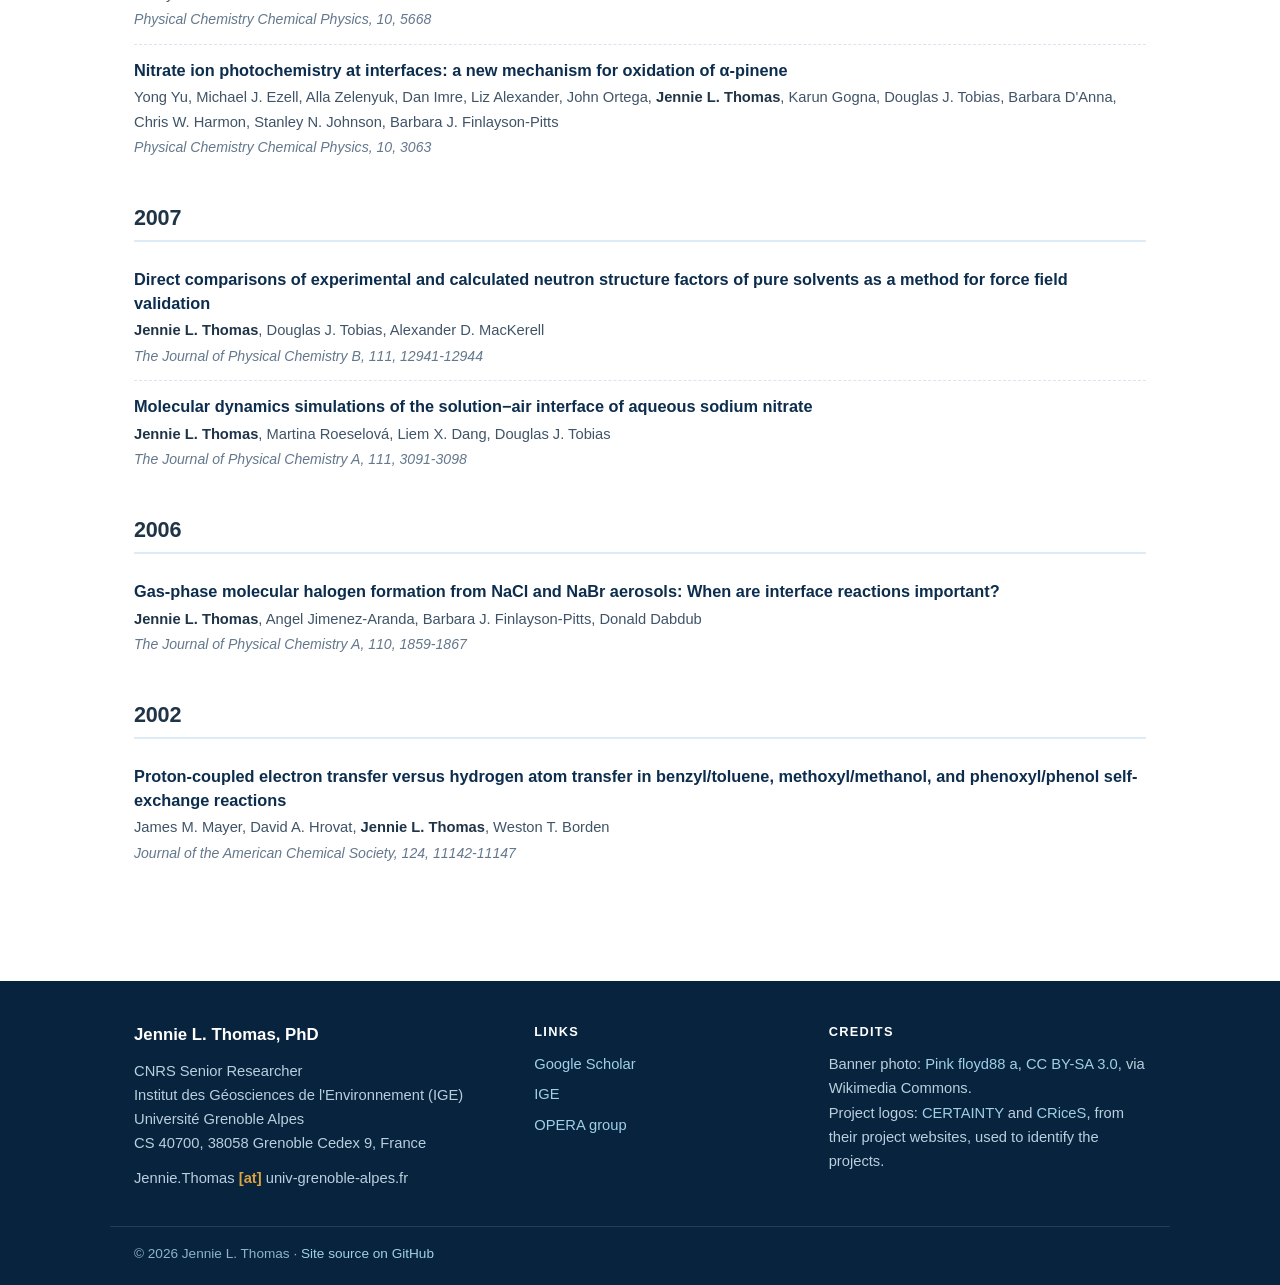
<file: publications.html>
<!DOCTYPE html>
<html lang="en">
<head>
<meta charset="utf-8">
<meta name="viewport" content="width=device-width, initial-scale=1">
<title>Publications | Jennie L. Thomas</title>
<meta name="description" content="Publications of Jennie L. Thomas, CNRS Senior Researcher at the Institut des Géosciences de l'Environnement (IGE), Université Grenoble Alpes.">
<link rel="icon" type="image/svg+xml" href="assets/img/favicon.svg">
<link rel="stylesheet" href="assets/css/style.css">
</head>
<body>
<header class="site-header">
  <div class="container nav">
    <a class="brand" href="index.html">Jennie L. Thomas<span>, PhD</span></a>
    <nav class="site-nav">
      <a href="index.html">Home</a>
      <a class="active" href="publications.html">Publications</a>
      <a href="models.html">Models</a>
      <a href="projects.html">Projects</a>
    </nav>
  </div>
</header>
<main>
<div class="page-hero">
  <div class="container">
    <h1>Publications</h1>
    <p class="pub-scholar">Citation counts and the complete record are available on <a href="https://scholar.google.com/citations?user=FMPvz8gAAAAJ&amp;hl=en">Google Scholar</a>.</p>
    <div class="pub-filter">
      <input type="search" id="pub-search" placeholder="Filter by title, author or journal&hellip;" aria-label="Filter publications">
      <span id="pub-filter-count" class="filter-count"></span>
    </div>
  </div>
</div>
<div class="container pub-container">
<section class="pub-year" id="preprints">
<h2>Preprints &amp; under review</h2>
<ol class="pub-list">
<li class="pub">
  <div class="pub-title"><a href="https://doi.org/10.21203/rs.3.rs-10231003/v1">Reduced global atmospheric microplastic emissions from size-harmonized observations</a></div>
  <div class="pub-authors">Ian Hough, Helene Angot, Ruth Price, Nela Dobiasova, Théo Segur, Erfan Jahangir, Lucas Bastien, Yanxu Zhang, Didier Voisin, Jeroen Sonke, <strong>Jennie Thomas</strong></div>
  <div class="pub-venue"><em>Research Square preprint (under review at a Nature Portfolio journal), 2026</em></div>
</li>
<li class="pub">
  <div class="pub-title"><a href="https://doi.org/10.5194/egusphere-2026-2369">Isolating the influence of aerosols on Arctic cloud radiative effects during a polluted warm air mass intrusion</a></div>
  <div class="pub-authors">Ruth Price, Louis Marelle, Lucas Bastien, Rémy Lapere, Hélène Angot, Benjamin Heutte, Julia Schmale, Jean-Christophe Raut, <strong>Jennie L. Thomas</strong></div>
  <div class="pub-venue"><em>EGUsphere (preprint), 2026</em></div>
</li>
</ol>
</section>
<section class="pub-year" id="y2026">
<h2>2026</h2>
<ol class="pub-list">
<li class="pub">
  <div class="pub-title"><a href="https://doi.org/10.1029/2026gl121724">Marine secondary aerosols are required for modeling clouds in the Arctic</a></div>
  <div class="pub-authors">Rémy Lapere, Antoine Haddon, Ruth Price, Louis Marelle, Adam H. Monahan, Nadja Steiner, Jean-Christophe Raut, Lucas Bastien, Megan D. Willis, <strong>Jennie L. Thomas</strong></div>
  <div class="pub-venue"><em>Geophysical Research Letters, 53, e2026GL121724</em></div>
</li>
<li class="pub">
  <div class="pub-title"><a href="https://doi.org/10.1175/jcli-d-25-0551.1">Understanding the Spread in Climate Feedbacks and Polar Amplification Using Coordinated Multimodel Experiments and CMIP6</a></div>
  <div class="pub-authors">Olivia Linke, Julien Lenhardt, Marianne T. Lund, Joonas Merikanto, Tuomas Naakka, Kalle Nordling, Petri Räisänen, Bjørn H. Samset, <strong>Jennie L. Thomas</strong>, Annica M. L. Ekman</div>
  <div class="pub-venue"><em>Journal of Climate, 39, 4049-4070</em></div>
</li>
<li class="pub">
  <div class="pub-title"><a href="https://doi.org/10.1525/elementa.2025.00067">The biogenic sulfur cycle in the coupled ocean–sea ice–atmosphere system</a></div>
  <div class="pub-authors">Sakiko Ishino, Megan D. Willis, Hélène Angot, Thorsten Bartels-Rausch, Odile Crabeck, Bruno Delille, Erin Dunne, Emily Franklin, Antoine Haddon, Hakase Hayashida, Sankirna D. Joge, Rémy Lapere, Hyung-Gyu Lim, Anoop S. Mahajan, Marc D. Mallet, George Manville, Louis Marelle, Daiki Nomura, Kerri A. Pratt, Ilka Peeken, Ruth Price, Rafel Simó, Jacqueline Stefels, <strong>Jennie L. Thomas</strong>, Cort L. Zang, Nadja Steiner</div>
  <div class="pub-venue"><em>Elem Sci Anth, 14, 1-60</em></div>
</li>
<li class="pub">
  <div class="pub-title"><a href="https://doi.org/10.1525/elementa.2025.00065">Polar primary aerosols across the ocean-sea ice-snow-atmosphere interface: From sources to impacts</a></div>
  <div class="pub-authors">Jessie M. Creamean, Lisa A. Miller, Manuela van Pinxteren, Odile Crabeck, Nadja S. Steiner, Louis Marelle, Inge Deschepper, Rémy Lapere, Anisbel León-Marcos, Kerri A. Pratt, <strong>Jennie L. Thomas</strong>, Anderson Da Silva, Markus M. Frey, Ilka Peeken, Hannah M. Horowitz, Megan D. Willis, Ruth Price</div>
  <div class="pub-venue"><em>Elem Sci Anth, 14, 00065</em></div>
</li>
<li class="pub">
  <div class="pub-title"><a href="https://doi.org/10.1029/2025av001872">Aerosol‐cloud interactions: Overcoming a barrier to projecting near‐term climate evolution and risk</a></div>
  <div class="pub-authors">Ulas Im, Bjørn H. Samset, Athanasios Nenes, <strong>Jennie L. Thomas</strong>, Harri Kokkola, Oleg Dubovik, Vassilis Amiridis, Antti Arola, Nicolas Bellouin, Angela Benedetti, Merete Bilde, Sara Blichner, Stefano Decesari, Annica M. L. Ekman, Carlos Pérez García-Pando, Silke Gross, Edward Gryspeerdt, Otto Hasekamp, Ralph A. Kahn, Anton Laakso, Ulrike Lohmann, Louis Marelle, Andreas H. Massling, Cathrine L. Myhre, Mira Pöhlker, Johannes Quaas, Tomi Raatikainen, Ilona Riipinen, Julia Schmale, Patric Seifert, Henrik Skov, Chris Smith, Moa K. Sporre, Philip Stier, Trude Storelvmo, Kostas Tsigaridis, Bastiaan van Diedenhoven, Annele Virtanen, Ulla Wandinger, Laura J. Wilcox, Paul Zieger</div>
  <div class="pub-venue"><em>AGU Advances, 7, e2025AV001872</em></div>
</li>
<li class="pub">
  <div class="pub-title"><a href="https://doi.org/10.1186/s43591-026-00205-5">Using the power law size distribution to extrapolate and compare microplastic number and mass concentrations in environmental media</a></div>
  <div class="pub-authors">Théo Segur, Ian Hough, Nela Dobiasova, Didier Voisin, Camille Richon, Hélène Angot, <strong>Jennie L. Thomas</strong>, Jeroen E. Sonke</div>
  <div class="pub-venue"><em>Microplastics and Nanoplastics, 6, 45</em></div>
</li>
</ol>
</section>
<section class="pub-year" id="y2025">
<h2>2025</h2>
<ol class="pub-list">
<li class="pub">
  <div class="pub-title"><a href="https://doi.org/10.1002/9781394213764.ch18">Sea ice, aerosols and clouds</a></div>
  <div class="pub-authors">Jean-Christophe Raut, <strong>Jennie L. Thomas</strong>, Louis Marelle, Rémy Lapere</div>
  <div class="pub-venue"><em>Sea Ice, 671-720</em></div>
</li>
<li class="pub">
  <div class="pub-title"><a href="https://doi.org/10.5194/acp-25-8127-2025">Polar winter climate change: strong local effects from sea ice loss, widespread consequences from warming seas</a></div>
  <div class="pub-authors">Tuomas Naakka, Daniel Köhler, Kalle Nordling, Petri Räisänen, Marianne T. Lund, Risto Makkonen, Joonas Merikanto, Bjørn H. Samset, Victoria A. Sinclair, <strong>Jennie L. Thomas</strong>, Annica M. L. Ekman</div>
  <div class="pub-venue"><em>Atmospheric Chemistry and Physics, 25, 8127-8145</em></div>
</li>
<li class="pub">
  <div class="pub-title"><a href="https://doi.org/10.5194/acp-25-5331-2025">How to trace the origins of short-lived atmospheric species: an Arctic example</a></div>
  <div class="pub-authors">Anderson Da Silva, Louis Marelle, Jean-Christophe Raut, Yvette Gramlich, Karolina Siegel, Sophie L. Haslett, Claudia Mohr, <strong>Jennie L. Thomas</strong></div>
  <div class="pub-venue"><em>Atmospheric Chemistry and Physics, 25, 5331-5354</em></div>
</li>
<li class="pub">
  <div class="pub-title"><a href="https://doi.org/10.1029/2024gl111780">Aerosol background concentrations influence aerosol‐cloud interactions as much as the choice of aerosol‐cloud parameterization</a></div>
  <div class="pub-authors">Louis Marelle, Gunnar Myhre, <strong>Jennie L. Thomas</strong>, Jean-Christophe Raut</div>
  <div class="pub-venue"><em>Geophysical Research Letters, 52, e2024GL111780</em></div>
</li>
<li class="pub">
  <div class="pub-title"><a href="https://doi.org/10.5194/acp-25-997-2025">Solar radiation estimation in West Africa: impact of dust conditions during the 2021 dry season</a></div>
  <div class="pub-authors">Léo Clauzel, Sandrine Anquetin, Christophe Lavaysse, Gilles Bergametti, Christel Bouet, Guillaume Siour, Rémy Lapere, Béatrice Marticorena, <strong>Jennie Thomas</strong></div>
  <div class="pub-venue"><em>Atmospheric Chemistry and Physics, 25, 997-1021</em></div>
</li>
<li class="pub">
  <div class="pub-title"><a href="https://doi.org/10.1039/d5fd00056d">Ten crucial unknowns in atmospheric chemistry in the cold</a></div>
  <div class="pub-authors">Thorsten Bartels-Rausch, Jessie Creamean, <strong>Jennie L. Thomas</strong>, Megan Willis, Paul Zieger</div>
  <div class="pub-venue"><em>Faraday Discussions, 258, 10-22</em></div>
</li>
<li class="pub">
  <div class="pub-title"><a href="https://doi.org/10.1039/d4fd00176a">The interplay between snow and polluted air masses in cold urban environments</a></div>
  <div class="pub-authors">Jonas Kuhn, Jochen Stutz, Thorsten Bartels-Rausch, <strong>Jennie L. Thomas</strong>, Meeta Cesler-Maloney, William R. Simpson, Jack E. Dibb, Laura M. D. Heinlein, Cort Anastasio</div>
  <div class="pub-venue"><em>Faraday Discussions, 258, 502-520</em></div>
</li>
</ol>
</section>
<section class="pub-year" id="y2024">
<h2>2024</h2>
<ol class="pub-list">
<li class="pub">
  <div class="pub-title"><a href="https://doi.org/10.16993/tellusb.1880">An Arctic Marine Source of Fluorescent Primary Biological Aerosol Particles During the Transition from Summer to Autumn at the North Pole</a></div>
  <div class="pub-authors">Julia Kojoj, Gabriel P. Freitas, Morven Muilwijk, Mats A. Granskog, Tuomas Naakka, Annica M. L. Ekman, Benjamin Heutte, Julia Schmale, Anderson Da Silva, Rémy Lapere, Louis Marelle, <strong>Jennie L. Thomas</strong>, Christian Melsheimer, Benjamin J. Murray, Paul Zieger</div>
  <div class="pub-venue"><em>Tellus B: Chemical and Physical Meteorology, 76</em></div>
</li>
<li class="pub">
  <div class="pub-title"><a href="https://doi.org/10.5194/acp-24-12107-2024">Modeling the contribution of leads to sea spray aerosol in the high Arctic</a></div>
  <div class="pub-authors">Rémy Lapere, Louis Marelle, Pierre Rampal, Laurent Brodeau, Christian Melsheimer, Gunnar Spreen, <strong>Jennie L. Thomas</strong></div>
  <div class="pub-venue"><em>Atmospheric Chemistry and Physics, 24, 12107-12132</em></div>
</li>
<li class="pub">
  <div class="pub-title"><a href="https://doi.org/10.1029/2023jd039606">Polar aerosol atmospheric rivers: Detection, characteristics, and potential applications</a></div>
  <div class="pub-authors">Rémy Lapere, <strong>Jennie L. Thomas</strong>, Vincent Favier, Hélène Angot, Julia Asplund, Annica M. L. Ekman, Louis Marelle, Jean-Christophe Raut, Anderson Da Silva, Jonathan D. Wille, Paul Zieger</div>
  <div class="pub-venue"><em>Journal of Geophysical Research: Atmospheres, 129, e2023JD039606</em></div>
</li>
</ol>
</section>
<section class="pub-year" id="y2023">
<h2>2023</h2>
<ol class="pub-list">
<li class="pub">
  <div class="pub-title"><a href="https://doi.org/10.1525/elementa.2023.00056">Polar oceans and sea ice in a changing climate</a></div>
  <div class="pub-authors">Megan D. Willis, Delphine Lannuzel, Brent Else, Hélène Angot, Karley Campbell, Odile Crabeck, Bruno Delille, Hakase Hayashida, Martine Lizotte, Brice Loose, Klaus M. Meiners, Lisa Miller, Sebastien Moreau, Daiki Nomura, John Prytherch, Julia Schmale, Nadja Steiner, Letizia Tedesco, <strong>Jennie Thomas</strong></div>
  <div class="pub-venue"><em>Elem Sci Anth, 11, 00056</em></div>
</li>
<li class="pub">
  <div class="pub-title"><a href="https://doi.org/10.1525/elementa.2022.00129">Modelling the coupled mercury-halogen-ozone cycle in the central Arctic during spring</a></div>
  <div class="pub-authors">Shaddy Ahmed, <strong>Jennie L. Thomas</strong>, Hélène Angot, Aurélien Dommergue, Stephen D. Archer, Ludovic Bariteau, Ivo Beck, Nuria Benavent, Anne-Marlene Blechschmidt, Byron Blomquist, Matthew Boyer, Jesper H. Christensen, Sandro Dahlke, Ashu Dastoor, Detlev Helmig, Dean Howard, Hans-Werner Jacobi, Tuija Jokinen, Rémy Lapere, Tiia Laurila, Lauriane L. J. Quéléver, Andreas Richter, Andrei Ryjkov, Anoop S. Mahajan, Louis Marelle, Katrine A. Pfaffhuber, Kevin Posman, Annette Rinke, Alfonso Saiz-Lopez, Julia Schmale, Henrik Skov, Alexandra Steffen, Geoff Stupple, Jochen Stutz, Oleg Travnikov, Bianca Zilker</div>
  <div class="pub-venue"><em>Elem Sci Anth, 11, 00129</em></div>
</li>
<li class="pub">
  <div class="pub-title"><a href="https://doi.org/10.1525/elementa.2022.00130">Untangling the influence of Antarctic and Southern Ocean life on clouds</a></div>
  <div class="pub-authors">Marc D. Mallet, Ruhi S. Humphries, Sonya L. Fiddes, Simon P. Alexander, Katye Altieri, Hélène Angot, Narayana P. Anilkumar, Thorsten Bartels-Rausch, Jessie Creamean, Manuel Dall’Osto, Aurélien Dommergue, Markus Frey, Silvia Henning, Delphine Lannuzel, Rémy Lapere, Gerald G. Mace, Anoop S. Mahajan, Greg M. McFarquhar, Klaus M. Meiners, Branka Miljevic, Ilka Peeken, Alain Protat, Julia Schmale, Nadja Steiner, Karine Sellegri, Rafel Simó, <strong>Jennie L. Thomas</strong>, Megan D. Willis, V. Holly L. Winton, Matthew T. Woodhouse</div>
  <div class="pub-venue"><em>Elem Sci Anth, 11, 00130</em></div>
</li>
<li class="pub">
  <div class="pub-title"><a href="https://doi.org/10.1029/2022jd038235">The representation of sea salt aerosols and their role in polar climate within CMIP6</a></div>
  <div class="pub-authors">Rémy Lapere, <strong>Jennie L. Thomas</strong>, Louis Marelle, Annica M. L. Ekman, Markus M. Frey, Marianne T. Lund, Risto Makkonen, Ananth Ranjithkumar, Matthew E. Salter, Bjørn H. Samset, Michael Schulz, Larisa Sogacheva, Xin Yang, Paul Zieger</div>
  <div class="pub-venue"><em>Journal of Geophysical Research: Atmospheres, 128, e2022JD038235</em></div>
</li>
</ol>
</section>
<section class="pub-year" id="y2022">
<h2>2022</h2>
<ol class="pub-list">
<li class="pub">
  <div class="pub-title"><a href="https://doi.org/10.1186/s43591-022-00048-w">A mass budget and box model of global plastics cycling, degradation and dispersal in the land-ocean-atmosphere system</a></div>
  <div class="pub-authors">Jeroen E. Sonke, Alkuin M. Koenig, Nadiia Yakovenko, Oskar Hagelskjær, Henar Margenat, Sophia V. Hansson, Francois De Vleeschouwer, Olivier Magand, Gaël Le Roux, <strong>Jennie L. Thomas</strong></div>
  <div class="pub-venue"><em>Microplastics and Nanoplastics, 2, 28</em></div>
</li>
<li class="pub">
  <div class="pub-title"><a href="https://doi.org/10.1038/s41467-022-32440-8">Mercury isotope evidence for Arctic summertime re-emission of mercury from the cryosphere</a></div>
  <div class="pub-authors">Beatriz Ferreira Araujo, Stefan Osterwalder, Natalie Szponar, Domenica Lee, Mariia V. Petrova, Jakob B. Pernov, Shaddy Ahmed, Lars-Eric Heimbürger-Boavida, Laure Laffont, Roman Teisserenc, Nikita Tananaev, Claus Nordstrom, Olivier Magand, Geoff Stupple, Henrik Skov, Alexandra Steffen, Bridget Bergquist, Katrine A. Pfaffhuber, <strong>Jennie L. Thomas</strong>, Simon Scheper, Tuukka Petäjä, Aurélien Dommergue, Jeroen E. Sonke</div>
  <div class="pub-venue"><em>Nature Communications, 13, 4956</em></div>
</li>
<li class="pub">
  <div class="pub-title"><a href="https://doi.org/10.1029/2021jd035745">Modeling an extreme dust deposition event to the French alpine seasonal snowpack in April 2018: Meteorological context and predictions of dust deposition</a></div>
  <div class="pub-authors">Foteini Baladima, <strong>Jennie L. Thomas</strong>, Didier Voisin, Marie Dumont, Clementine Junquas, Rajesh Kumar, Christophe Lavaysse, Louis Marelle, Mark Parrington, Johannes Flemming</div>
  <div class="pub-venue"><em>Journal of Geophysical Research: Atmospheres, 127, e2021JD035745</em></div>
</li>
<li class="pub">
  <div class="pub-title"><a href="https://doi.org/10.5194/acp-22-14467-2022">Comparison of model and ground observations finds snowpack and blowing snow both contribute to Arctic tropospheric reactive bromine</a></div>
  <div class="pub-authors">William F. Swanson, Chris D. Holmes, William R. Simpson, Kaitlyn Confer, Louis Marelle, <strong>Jennie L. Thomas</strong>, Lyatt Jaeglé, Becky Alexander, Shuting Zhai, Qianjie Chen, Xuan Wang, Tomás Sherwen</div>
  <div class="pub-venue"><em>Atmospheric Chemistry and Physics, 22, 14467-14488</em></div>
</li>
<li class="pub">
  <div class="pub-title"><a href="https://doi.org/10.1029/2021jd036140">The role of snow in controlling halogen chemistry and boundary layer oxidation during Arctic spring: A 1D modelling case study</a></div>
  <div class="pub-authors">Shaddy Ahmed, <strong>Jennie L. Thomas</strong>, Katie Tuite, Jochen Stutz, Frank Flocke, John J. Orlando, Rebecca S. Hornbrook, Eric C. Apel, Louisa K. Emmons, Detlev Helmig, Patrick Boylan, Lewis G. Huey, Samuel R. Hall, Kirk Ullmann, Christopher A. Cantrell, Alan Fried</div>
  <div class="pub-venue"><em>Journal of Geophysical Research: Atmospheres, 127, e2021JD036140</em></div>
</li>
</ol>
</section>
<section class="pub-year" id="y2021">
<h2>2021</h2>
<ol class="pub-list">
<li class="pub">
  <div class="pub-title"><a href="https://doi.org/10.1038/s41467-021-27454-7">Evidence of free tropospheric and long-range transport of microplastic at Pic du Midi Observatory</a></div>
  <div class="pub-authors">Steve Allen, Deonie Allen, Foteini Baladima, Vernon R. Phoenix, <strong>Jennie L. Thomas</strong>, Gaël Le Roux, Jeroen E. Sonke</div>
  <div class="pub-venue"><em>Nature Communications, 12, 7242</em></div>
</li>
<li class="pub">
  <div class="pub-title"><a href="https://doi.org/10.1021/acsearthspacechem.1c00299">Fate of Springtime Atmospheric Reactive Mercury: Concentrations and Deposition at Zeppelin, Svalbard</a></div>
  <div class="pub-authors">Stefan Osterwalder, Sarrah M. Dunham-Cheatham, Beatriz Ferreira Araujo, Olivier Magand, <strong>Jennie L. Thomas</strong>, Foteini Baladima, Katrine A. Pfaffhuber, Torunn Berg, Lei Zhang, Jiaoyan Huang, Aurélien Dommergue, Jeroen E. Sonke, Mae S. Gustin</div>
  <div class="pub-venue"><em>ACS Earth and Space Chemistry, 5, 3234-3246</em></div>
</li>
<li class="pub">
  <div class="pub-title"><a href="https://doi.org/10.1029/2020ms002391">Implementation and impacts of surface and blowing snow sources of Arctic bromine activation within WRF-Chem 4.1.1</a></div>
  <div class="pub-authors">Louis Marelle, <strong>Jennie L. Thomas</strong>, Shaddy Ahmed, Katie Tuite, Jochen Stutz, Aurélien Dommergue, William R. Simpson, Markus M. Frey, Foteini Baladima</div>
  <div class="pub-venue"><em>Journal of Advances in Modeling Earth Systems, 13, e2020MS002391</em></div>
</li>
<li class="pub">
  <div class="pub-title"><a href="https://doi.org/10.1029/2021jd034689">Quantifying nitrous acid formation mechanisms using measured vertical profiles during the CalNex 2010 campaign and 1D column modeling</a></div>
  <div class="pub-authors">Katie Tuite, <strong>Jennie L. Thomas</strong>, Patrick R. Veres, James M. Roberts, Philip S. Stevens, Stephen M. Griffith, Sebastien Dusanter, James H. Flynn, Shaddy Ahmed, Louisa Emmons, Si-Wan Kim, Rebecca Washenfelder, Cora Young, Catalina Tsai, Olga Pikelnaya, Jochen Stutz</div>
  <div class="pub-venue"><em>Journal of Geophysical Research: Atmospheres, 126, e2021JD034689</em></div>
</li>
</ol>
</section>
<section class="pub-year" id="y2020">
<h2>2020</h2>
<ol class="pub-list">
<li class="pub">
  <div class="pub-title"><a href="https://doi.org/10.5194/acp-20-8551-2020">Integrative and comprehensive Understanding on Polar Environments (iCUPE): The concept and initial results</a></div>
  <div class="pub-authors">Tuukka Petäjä, Ella-Maria Duplissy, Ksenia Tabakova, Julia Schmale, Barbara Altstädter, Gérard Ancellet, Mikhail Arshinov, Yurii Balin, Urs Baltensperger, Jens Bange, Alison Beamish, Boris Belan, Antoine Berchet, Rossana Bossi, Warren R. L. Cairns, Ralf Ebinghaus, Imad El Haddad, Beatriz Ferreira-Araujo, Anna Franck, Lin Huang, Antti Hyvärinen, Angelika Humbert, Athina-Cerise Kalogridis, Pavel Konstantinov, Astrid Lampert, Matthew MacLeod, Olivier Magand, Alexander Mahura, Louis Marelle, Vladimir Masloboev, Dmitri Moisseev, Vaios Moschos, Niklas Neckel, Tatsuo Onishi, Stefan Osterwalder, Aino Ovaska, Pauli Paasonen, Mikhail Panchenko, Fidel Pankratov, Jakob B. Pernov, Andreas Platis, Olga Popovicheva, Jean-Christophe Raut, Aurélie Riandet, Torsten Sachs, Rosamaria Salvatori, Roberto Salzano, Ludwig Schröder, Martin Schön, Vladimir Shevchenko, Henrik Skov, Jeroen E. Sonke, Andrea Spolaor, Vasileios K. Stathopoulos, Mikko Strahlendorff, <strong>Jennie L. Thomas</strong>, Vito Vitale, Sterios Vratolis, Carlo Barbante, Sabine Chabrillat, Aurélien Dommergue, Konstantinos Eleftheriadis, Jyri Heilimo, Kathy S. Law, Andreas Massling, Steffen M. Noe, Jean-Daniel Paris, André S. H. Prévôt, Ilona Riipinen, Birgit Wehner, Zhiyong Xie, Hanna K. Lappalainen</div>
  <div class="pub-venue"><em>Atmospheric Chemistry and Physics, 20, 8551-8592</em></div>
</li>
</ol>
</section>
<section class="pub-year" id="y2019">
<h2>2019</h2>
<ol class="pub-list">
<li class="pub">
  <div class="pub-title"><a href="https://doi.org/10.5194/acp-19-2527-2019">Overview paper: New insights into aerosol and climate in the Arctic</a></div>
  <div class="pub-authors">Jonathan P. D. Abbatt, W. Richard Leaitch, Amir A. Aliabadi, Allan K. Bertram, Jean-Pierre Blanchet, Aude Boivin-Rioux, Heiko Bozem, Julia Burkart, Rachel Y. W. Chang, Joannie Charette, Jai P. Chaubey, Robert J. Christensen, Ana Cirisan, Douglas B. Collins, Betty Croft, Joelle Dionne, Greg J. Evans, Christopher G. Fletcher, Martí Galí, Roya Ghahreman, Eric Girard, Wanmin Gong, Michel Gosselin, Margaux Gourdal, Sarah J. Hanna, Hakase Hayashida, Andreas B. Herber, Sareh Hesaraki, Peter Hoor, Lin Huang, Rachel Hussherr, Victoria E. Irish, Setigui A. Keita, John K. Kodros, Franziska Köllner, Felicia Kolonjari, Daniel Kunkel, Luis A. Ladino, Kathy S. Law, Maurice Levasseur, Quentin Libois, John Liggio, Martine Lizotte, Katrina M. Macdonald, Rashed Mahmood, Randall V. Martin, Ryan H. Mason, Lisa A. Miller, Alexander Moravek, Eric Mortenson, Emma L. Mungall, Jennifer G. Murphy, Maryam Namazi, Ann-Lise Norman, Norman T. O&#x27;Neill, Jeffrey R. Pierce, Lynn M. Russell, Johannes Schneider, Hannes Schulz, Sangeeta Sharma, Meng Si, Ralf M. Staebler, Nadja S. Steiner, <strong>Jennie L. Thomas</strong>, Knut von Salzen, Jeremy J. B. Wentzell, Megan D. Willis, Gregory R. Wentworth, Jun-Wei Xu, Jacqueline D. Yakobi-Hancock</div>
  <div class="pub-venue"><em>Atmospheric Chemistry and Physics, 19, 2527-2560</em></div>
</li>
<li class="pub">
  <div class="pub-title"><a href="https://doi.org/10.5194/acp-19-1027-2019">Ice nucleating particles in the marine boundary layer in the Canadian Arctic during summer 2014</a></div>
  <div class="pub-authors">Victoria E. Irish, Sarah J. Hanna, Megan D. Willis, Swarup China, <strong>Jennie L. Thomas</strong>, Jeremy J. B. Wentzell, Ana Cirisan, Meng Si, W. Richard Leaitch, Jennifer G. Murphy, Jonathan P. D. Abbatt, Alexander Laskin, Eric Girard, Allan K. Bertram</div>
  <div class="pub-venue"><em>Atmospheric Chemistry and Physics, 19, 1027-1039</em></div>
</li>
<li class="pub">
  <div class="pub-title"><a href="https://doi.org/10.1016/j.atmosenv.2018.10.009">Influence of vertical mixing and nighttime transport on surface ozone variability in the morning in Paris and the surrounding region</a></div>
  <div class="pub-authors">Amélie Klein, François Ravetta, <strong>Jennie L. Thomas</strong>, Gérard Ancellet, Patrick Augustin, Richard Wilson, Elsa Dieudonné, Marc Fourmentin, Hervé Delbarre, Jacques Pelon</div>
  <div class="pub-venue"><em>Atmospheric Environment, 197, 92-102</em></div>
</li>
<li class="pub">
  <div class="pub-title"><a href="https://doi.org/10.1525/elementa.396">Fostering multidisciplinary research on interactions between chemistry, biology, and physics within the coupled cryosphere-atmosphere system</a></div>
  <div class="pub-authors"><strong>Jennie L. Thomas</strong>, Jochen Stutz, Markus M. Frey, Thorsten Bartels-Rausch, Katye Altieri, Foteini Baladima, Jo Browse, Manuel Dall’Osto, Louis Marelle, Jeremie Mouginot, Jennifer G. Murphy, Daiki Nomura, Kerri A. Pratt, Megan D. Willis, Paul Zieger, Jon Abbatt, Thomas A. Douglas, Maria C. Facchini, James France, Anna E. Jones, Kitae Kim, Patricia A. Matrai, V. Faye McNeill, Alfonso Saiz-Lopez, Paul Shepson, Nadja Steiner, Kathy S. Law, Steve R. Arnold, Bruno Delille, Julia Schmale, Jeroen E. Sonke, Aurélien Dommergue, Didier Voisin, Megan L. Melamed, Jessica Gier</div>
  <div class="pub-venue"><em>Elementa: Science of the Anthropocene, 7, 58</em></div>
</li>
</ol>
</section>
<section class="pub-year" id="y2018">
<h2>2018</h2>
<ol class="pub-list">
<li class="pub">
  <div class="pub-title"><a href="https://doi.org/10.1029/2018gl079444">Polar nighttime chemistry produces intense reactive bromine events</a></div>
  <div class="pub-authors">William R. Simpson, Udo Frieß, <strong>Jennie L. Thomas</strong>, Johannes Lampel, Ulrich Platt</div>
  <div class="pub-venue"><em>Geophysical Research Letters, 45, 9987-9994</em></div>
</li>
<li class="pub">
  <div class="pub-title"><a href="https://doi.org/10.1029/2017jd027878">Modeled Response of Greenland Snowmelt to the Presence of Biomass Burning‐Based Absorbing Aerosols in the Atmosphere and Snow</a></div>
  <div class="pub-authors">Jamie L. Ward, Mark G. Flanner, Mike Bergin, Jack E. Dibb, Christopher M. Polashenski, Amber J. Soja, <strong>Jennie L. Thomas</strong></div>
  <div class="pub-venue"><em>Journal of Geophysical Research: Atmospheres, 123, 6122-6141</em></div>
</li>
</ol>
</section>
<section class="pub-year" id="y2017">
<h2>2017</h2>
<ol class="pub-list">
<li class="pub">
  <div class="pub-title"><a href="https://doi.org/10.1007/s13280-017-0962-2">Local Arctic air pollution: Sources and impacts</a></div>
  <div class="pub-authors">Kathy S. Law, Anke Roiger, <strong>Jennie L. Thomas</strong>, Louis Marelle, Jean-Christophe Raut, Stig Dalsøren, Jan Fuglestvedt, Paolo Tuccella, Bernadett Weinzierl, Hans Schlager</div>
  <div class="pub-venue"><em>Ambio, 46, 453-463</em></div>
</li>
<li class="pub">
  <div class="pub-title"><a href="https://doi.org/10.5194/gmd-10-3661-2017">Improvements to the WRF-Chem 3.5.1 model for quasi-hemispheric simulations of aerosols and ozone in the Arctic</a></div>
  <div class="pub-authors">Louis Marelle, Jean-Christophe Raut, Kathy S. Law, Larry K. Berg, Jerome D. Fast, Richard C. Easter, Manish Shrivastava, <strong>Jennie L. Thomas</strong></div>
  <div class="pub-venue"><em>Geoscientific Model Development, 10, 3661-3677</em></div>
</li>
<li class="pub">
  <div class="pub-title"><a href="https://doi.org/10.1016/j.atmosenv.2017.08.016">Characterizing the seasonal cycle and vertical structure of ozone in Paris, France using four years of ground based LIDAR measurements in the lowermost troposphere</a></div>
  <div class="pub-authors">Amélie Klein, Gérard Ancellet, François Ravetta, <strong>Jennie L. Thomas</strong>, Andrea Pazmino</div>
  <div class="pub-venue"><em>Atmospheric Environment, 167, 603-615</em></div>
</li>
<li class="pub">
  <div class="pub-title"><a href="https://doi.org/10.1073/pnas.1705595114">Synchronous volcanic eruptions and abrupt climate change ∼17.7 ka plausibly linked by stratospheric ozone depletion</a></div>
  <div class="pub-authors">Joseph R. McConnell, Andrea Burke, Nelia W. Dunbar, Peter Köhler, <strong>Jennie L. Thomas</strong>, Monica M. Arienzo, Nathan J. Chellman, Olivia J. Maselli, Michael Sigl, Jess F. Adkins, Daniel Baggenstos, John F. Burkhart, Edward J. Brook, Christo Buizert, Jihong Cole-Dai, Tyler J. Fudge, Gregor Knorr, Hans-F. Graf, Mackenzie M. Grieman, Nels Iverson, Kenneth C. McGwire, Robert Mulvaney, Guillaume Paris, Rachael H. Rhodes, Eric S. Saltzman, Jeffrey P. Severinghaus, Jørgen P. Steffensen, Kendrick C. Taylor, Gisela Winckler</div>
  <div class="pub-venue"><em>Proceedings of the National Academy of Sciences, 114, 10035-10040</em></div>
</li>
<li class="pub">
  <div class="pub-title"><a href="https://doi.org/10.5194/acp-17-10969-2017">Cross-polar transport and scavenging of Siberian aerosols containing black carbon during the 2012 ACCESS summer campaign</a></div>
  <div class="pub-authors">Jean-Christophe Raut, Louis Marelle, Jerome D. Fast, <strong>Jennie L. Thomas</strong>, Bernadett Weinzierl, Kathy S. Law, Larry K. Berg, Anke Roiger, Richard C. Easter, Katharina Heimerl, Tatsuo Onishi, Julien Delanoë, Hans Schlager</div>
  <div class="pub-venue"><em>Atmospheric Chemistry and Physics, 17, 10969-10995</em></div>
</li>
<li class="pub">
  <div class="pub-title"><a href="https://doi.org/10.1002/2017gl073701">Quantifying black carbon deposition over the Greenland ice sheet from forest fires in Canada</a></div>
  <div class="pub-authors"><strong>Jennie L. Thomas</strong>, Christopher M. Polashenski, Amber J. Soja, Louis Marelle, Kimberly A. Casey, Hyun-Deok Choi, Jean-Christophe Raut, Christine Wiedinmyer, Louisa K. Emmons, Jerome D. Fast, Jacques R. Pelon, Kathy S. Law, Mark G. Flanner, Jack E. Dibb</div>
  <div class="pub-venue"><em>Geophysical Research Letters, 44, 7965-7974</em></div>
</li>
<li class="pub">
  <div class="pub-title"><a href="https://doi.org/10.5194/acp-17-8757-2017">Boundary layer and free-tropospheric dimethyl sulfide in the Arctic spring and summer</a></div>
  <div class="pub-authors">Roya Ghahreman, Ann-Lise Norman, Betty Croft, Randall V. Martin, Jeffrey R. Pierce, Julia Burkart, Ofelia Rempillo, Heiko Bozem, Daniel Kunkel, <strong>Jennie L. Thomas</strong>, Amir A. Aliabadi, Gregory R. Wentworth, Maurice Levasseur, Ralf M. Staebler, Sangeeta Sharma, W. Richard Leaitch</div>
  <div class="pub-venue"><em>Atmospheric Chemistry and Physics, 17, 8757-8770</em></div>
</li>
<li class="pub">
  <div class="pub-title"><a href="https://doi.org/10.1002/2017gl073359">Evidence for marine biogenic influence on summertime Arctic aerosol</a></div>
  <div class="pub-authors">Megan D. Willis, Franziska Köllner, Julia Burkart, Heiko Bozem, <strong>Jennie L. Thomas</strong>, Johannes Schneider, Amir A. Aliabadi, Peter M. Hoor, Hannes Schulz, Andreas B. Herber, W. Richard Leaitch, Jonathan P. D. Abbatt</div>
  <div class="pub-venue"><em>Geophysical Research Letters, 44, 6460-6470</em></div>
</li>
<li class="pub">
  <div class="pub-title"><a href="https://doi.org/10.1073/pnas.1620571114">Microlayer source of oxygenated volatile organic compounds in the summertime marine Arctic boundary layer</a></div>
  <div class="pub-authors">Emma L. Mungall, Jonathan P. D. Abbatt, Jeremy J. B. Wentzell, Alex K. Y. Lee, <strong>Jennie L. Thomas</strong>, Marjolaine Blais, Michel Gosselin, Lisa A. Miller, Tim Papakyriakou, Megan D. Willis, John Liggio</div>
  <div class="pub-venue"><em>Proceedings of the National Academy of Sciences, 114, 6203-6208</em></div>
</li>
<li class="pub">
  <div class="pub-title"><a href="https://doi.org/10.5194/acp-17-5515-2017">Summertime observations of elevated levels of ultrafine particles in the high Arctic marine boundary layer</a></div>
  <div class="pub-authors">Julia Burkart, Megan D. Willis, Heiko Bozem, <strong>Jennie L. Thomas</strong>, Kathy S. Law, Peter Hoor, Amir A. Aliabadi, Franziska Köllner, Johannes Schneider, Andreas Herber, Jonathan P. D. Abbatt, W. Richard Leaitch</div>
  <div class="pub-venue"><em>Atmospheric Chemistry and Physics, 17, 5515-5535</em></div>
</li>
<li class="pub">
  <div class="pub-title"><a href="https://doi.org/10.1525/elementa.124">Air pollution impacts due to petroleum extraction in the Norwegian Sea during the ACCESS aircraft campaign</a></div>
  <div class="pub-authors">Paolo Tuccella, <strong>Jennie L. Thomas</strong>, Kathy S. Law, Jean-Christophe Raut, Louis Marelle, Anke Roiger, Bernadett Weinzierl, Hugo A. C. Denier van der Gon, Hans Schlager, Tatsuo Onishi</div>
  <div class="pub-venue"><em>Elementa: Science of the Anthropocene, 5, 25</em></div>
</li>
</ol>
</section>
<section class="pub-year" id="y2016">
<h2>2016</h2>
<ol class="pub-list">
<li class="pub">
  <div class="pub-title"><a href="https://doi.org/10.5194/acp-16-13341-2016">Analysis of the latitudinal variability of tropospheric ozone in the Arctic using the large number of aircraft and ozonesonde observations in early summer 2008</a></div>
  <div class="pub-authors">Gérard Ancellet, Nikos Daskalakis, Jean-Christophe Raut, David Tarasick, Jonathan Hair, Boris Quennehen, François Ravetta, Hans Schlager, Andrew J. Weinheimer, Anne M. Thompson, Bryan Johnson, <strong>Jennie L. Thomas</strong>, Kathy S. Law</div>
  <div class="pub-venue"><em>Atmospheric Chemistry and Physics, 16, 13341-13358</em></div>
</li>
<li class="pub">
  <div class="pub-title"><a href="https://doi.org/10.5194/acp-16-10765-2016">Multi-model evaluation of short-lived pollutant distributions over east Asia during summer 2008</a></div>
  <div class="pub-authors">Boris Quennehen, Jean-Christophe Raut, Kathy S. Law, Nikos Daskalakis, Gérard M. Ancellet, Cathy Clerbaux, Sang-Woo Kim, Marianne T. Lund, Gunnar Myhre, Dirk J. L. Olivié, Sarah A. Safieddine, Ragnhild B. Skeie, <strong>Jennie L. Thomas</strong>, Svetlana G. Tsyro, Ariane Bazureau, Nicolas Bellouin, Min Hu, Maria Kanakidou, Zbigniew Klimont, Kaarle Kupiainen, Stelios Myriokefalitakis, Johannes Quaas, Steven T. Rumbold, Michael Schulz, Ribu Cherian, Atsushi Shimizu, Jiawen Wang, Seokchan C. Yoon, Tong Zhu</div>
  <div class="pub-venue"><em>Atmospheric Chemistry and Physics, 16, 10765-10792</em></div>
</li>
<li class="pub">
  <div class="pub-title"><a href="https://doi.org/10.5194/acp-16-7899-2016">Ship emissions measurement in the Arctic by plume intercepts of the Canadian Coast Guard icebreaker Amundsen from the Polar 6 aircraft platform</a></div>
  <div class="pub-authors">Amir A. Aliabadi, <strong>Jennie L. Thomas</strong>, Andreas B. Herber, Ralf M. Staebler, W. Richard Leaitch, Hannes Schulz, Kathy S. Law, Louis Marelle, Julia Burkart, Megan D. Willis, Heiko Bozem, Peter M. Hoor, Franziska Köllner, Johannes Schneider, Maurice Levasseur, Jonathan P. D. Abbatt</div>
  <div class="pub-venue"><em>Atmospheric Chemistry and Physics, 16, 7899-7916</em></div>
</li>
<li class="pub">
  <div class="pub-title"><a href="https://doi.org/10.5194/acp-16-7663-2016">Growth of nucleation mode particles in the summertime Arctic: a case study</a></div>
  <div class="pub-authors">Megan D. Willis, Julia Burkart, <strong>Jennie L. Thomas</strong>, Franziska Köllner, Johannes Schneider, Heiko Bozem, Peter M. Hoor, Amir A. Aliabadi, Hannes Schulz, Andreas B. Herber, W. Richard Leaitch, Jonathan P. D. Abbatt</div>
  <div class="pub-venue"><em>Atmospheric Chemistry and Physics, 16, 7663-7679</em></div>
</li>
<li class="pub">
  <div class="pub-title"><a href="https://doi.org/10.5194/acp-16-6665-2016">Dimethyl sulfide in the summertime Arctic atmosphere: measurements and source sensitivity simulations</a></div>
  <div class="pub-authors">Emma L. Mungall, Betty Croft, Martine Lizotte, <strong>Jennie L. Thomas</strong>, Jennifer G. Murphy, Maurice Levasseur, Randall V. Martin, Jeremy J. B. Wentzell, John Liggio, Jonathan P. D. Abbatt</div>
  <div class="pub-venue"><em>Atmospheric Chemistry and Physics, 16, 6665-6680</em></div>
</li>
<li class="pub">
  <div class="pub-title"><a href="https://doi.org/10.1002/2015jd024187">Analysis of nitrate in the snow and atmosphere at Summit, Greenland: Chemistry and transport</a></div>
  <div class="pub-authors">Dorothy L. Fibiger, Jack E. Dibb, Dexian Chen, <strong>Jennie L. Thomas</strong>, John F. Burkhart, Lewis G. Huey, Meredith G. Hastings</div>
  <div class="pub-venue"><em>Journal of Geophysical Research: Atmospheres, 121, 5010-5030</em></div>
</li>
<li class="pub">
  <div class="pub-title"><a href="https://doi.org/10.5194/acp-16-5191-2016">Biogenic, anthropogenic and sea salt sulfate size-segregated aerosols in the Arctic summer</a></div>
  <div class="pub-authors">Roya Ghahreman, Ann-Lise Norman, Jonathan P. D. Abbatt, Maurice Levasseur, <strong>Jennie L. Thomas</strong></div>
  <div class="pub-venue"><em>Atmospheric Chemistry and Physics, 16, 5191-5202</em></div>
</li>
<li class="pub">
  <div class="pub-title"><a href="https://doi.org/10.5194/acp-16-2359-2016">Air quality and radiative impacts of Arctic shipping emissions in the summertime in northern Norway: from the local to the regional scale</a></div>
  <div class="pub-authors">Louis Marelle, <strong>Jennie L. Thomas</strong>, Jean-Christophe Raut, Kathy S. Law, Jukka-Pekka Jalkanen, Lasse Johansson, Anke Roiger, Hans Schlager, Jin Kim, Anja Reiter, Bernadett Weinzierl</div>
  <div class="pub-venue"><em>Atmospheric Chemistry and Physics, 16, 2359-2379</em></div>
</li>
<li class="pub">
  <div class="pub-title"><a href="https://doi.org/10.5194/acp-16-1937-2016">Ammonia in the summertime Arctic marine boundary layer: sources, sinks, and implications</a></div>
  <div class="pub-authors">Gregory R. Wentworth, Jennifer G. Murphy, Betty Croft, Randall V. Martin, Jeffrey R. Pierce, Jean-Sébastien Côté, Isabelle Courchesne, Jean-Éric Tremblay, Jonathan Gagnon, <strong>Jennie L. Thomas</strong>, Sangeeta Sharma, Desiree Toom-Sauntry, Alina Chivulescu, Maurice Levasseur, Jonathan P. D. Abbatt</div>
  <div class="pub-venue"><em>Atmospheric Chemistry and Physics, 16, 1937-1953</em></div>
</li>
<li class="pub">
  <div class="pub-title"><a href="https://doi.org/10.1163/9789004303188_007">Arctic offshore hydrocarbons and the European Union: more constraints and less opportunities</a></div>
  <div class="pub-authors">Michał Łuszczuk, Debra Justus, <strong>Jennie Thomas</strong>, Chris Klok, Federica Gerber</div>
  <div class="pub-venue"><em>The Changing Arctic and the European Union, 137-162</em></div>
</li>
<li class="pub">
  <div class="pub-title"><a href="https://doi.org/10.12952/journal.elementa.000104">Arctic air pollution: Challenges and opportunities for the next decade</a></div>
  <div class="pub-authors">Steve R. Arnold, Kathy S. Law, Charles A. Brock, <strong>Jennie L. Thomas</strong>, Sandra M. Starkweather, Knut von Salzen, Andreas Stohl, Sangeeta Sharma, Marianne T. Lund, Mark G. Flanner, Tuukka Petäjä, Hiroshi Tanimoto, Jim Gamble, Jack E. Dibb, Megan L. Melamed, Noor Johnson, Maryann Fidel, Veli-Pekka Tynkkynen, Alexander A. Baklanov, Sabine Eckhardt, Sarah A. Monks, Jo Browse, Heiko Bozem</div>
  <div class="pub-venue"><em>Elementa: Science of the Anthropocene, 4, 000104</em></div>
</li>
<li class="pub">
  <div class="pub-title"><a href="https://doi.org/10.1163/9789004303188_005">Changes in Arctic maritime transport</a></div>
  <div class="pub-authors">Gunnar Sander, Johan Gille, Adam Stępień, Timo Koivurova, <strong>Jennie Thomas</strong>, Jean-Claude Gascard, Debra Justus</div>
  <div class="pub-venue"><em>The Changing Arctic and the European Union, 81-114</em></div>
</li>
</ol>
</section>
<section class="pub-year" id="y2015">
<h2>2015</h2>
<ol class="pub-list">
<li class="pub">
  <div class="pub-title"><a href="https://doi.org/10.5194/acp-15-6721-2015">The POLARCAT Model Intercomparison Project (POLMIP): overview and evaluation with observations</a></div>
  <div class="pub-authors">Louisa K. Emmons, Steve R. Arnold, Sarah A. Monks, Vincent Huijnen, Simone Tilmes, Kathy S. Law, <strong>Jennie L. Thomas</strong>, Jean-Christophe Raut, Idir Bouarar, Solène Turquety, Yiwen Long, Bryan Duncan, Stephen D. Steenrod, Sarah A. Strode, Johannes Flemming, Jingqiu Mao, Joakim Langner, Anne M. Thompson, David W. Tarasick, Eric C. Apel, Donald R. Blake, Ronald C. Cohen, Jack E. Dibb, Glenn S. Diskin, Alan Fried, Samuel R. Hall, Lewis G. Huey, Andrew J. Weinheimer, Armin Wisthaler, Tomáš Mikoviny, John Nowak, Jeff Peischl, James M. Roberts, Thomas B. Ryerson, Carsten Warneke, Detlev Helmig</div>
  <div class="pub-venue"><em>Atmospheric Chemistry and Physics, 15, 6721-6744</em></div>
</li>
<li class="pub">
  <div class="pub-title"><a href="https://doi.org/10.5194/acp-15-6047-2015">Biomass burning influence on high-latitude tropospheric ozone and reactive nitrogen in summer 2008: a multi-model analysis based on POLMIP simulations</a></div>
  <div class="pub-authors">Steve R. Arnold, Louisa K. Emmons, Sarah A. Monks, Kathy S. Law, David A. Ridley, Solène Turquety, Simone Tilmes, <strong>Jennie L. Thomas</strong>, Idir Bouarar, Johannes Flemming, Vincent Huijnen, Jingqiu Mao, Bryan N. Duncan, Stephen D. Steenrod, Yasuko Yoshida, Joakim Langner, Yiwen Long</div>
  <div class="pub-venue"><em>Atmospheric Chemistry and Physics, 15, 6047-6068</em></div>
</li>
<li class="pub">
  <div class="pub-title"><a href="https://doi.org/10.5194/acp-15-3831-2015">Transport of anthropogenic and biomass burning aerosols from Europe to the Arctic during spring 2008</a></div>
  <div class="pub-authors">Louis Marelle, Jean-Christophe Raut, <strong>Jennie L. Thomas</strong>, Kathy S. Law, Boris Quennehen, Gérard M. Ancellet, Jacques R. Pelon, Alfons Schwarzenboeck, Jerome D. Fast</div>
  <div class="pub-venue"><em>Atmospheric Chemistry and Physics, 15, 3831-3850</em></div>
</li>
<li class="pub">
  <div class="pub-title"><a href="https://doi.org/10.5194/acp-15-3575-2015">Multi-model study of chemical and physical controls on transport of anthropogenic and biomass burning pollution to the Arctic</a></div>
  <div class="pub-authors">Sarah A. Monks, Steve R. Arnold, Louisa K. Emmons, Kathy S. Law, Solène Turquety, Bryan N. Duncan, Johannes Flemming, Vincent Huijnen, Simone Tilmes, Joakim Langner, Jingqiu Mao, Yiwen Long, <strong>Jennie L. Thomas</strong>, Stephen D. Steenrod, Jean-Christophe Raut, Chris Wilson, Martyn P. Chipperfield, Glenn S. Diskin, Andrew Weinheimer, Hans Schlager, Gérard M. Ancellet</div>
  <div class="pub-venue"><em>Atmospheric Chemistry and Physics, 15, 3575-3603</em></div>
</li>
<li class="pub">
  <div class="pub-title"><a href="https://doi.org/10.1175/bams-d-13-00169.1">Quantifying emerging local anthropogenic emissions in the Arctic region: The ACCESS aircraft campaign experiment</a></div>
  <div class="pub-authors">Anke Roiger, <strong>Jennie L. Thomas</strong>, Hans Schlager, Kathy S. Law, J. Kim, Andreas Schäfler, Bernadett Weinzierl, Florian Dahlkötter, Isabell Krisch, Louis Marelle, Andreas Minikin, Jean-Christophe Raut, Annika Reiter, M. Rose, Monika Scheibe, Paul Stock, Robert Baumann, Idir Bouarar, Cathy Clerbaux, Maya George, Tatsuo Onishi, Johannes Flemming</div>
  <div class="pub-venue"><em>Bulletin of the American Meteorological Society, 96, 441-460</em></div>
</li>
</ol>
</section>
<section class="pub-year" id="y2014">
<h2>2014</h2>
<ol class="pub-list">
<li class="pub">
  <div class="pub-title"><a href="https://doi.org/10.1175/bams-d-13-00017.1">Arctic air pollution: New insights from POLARCAT-IPY</a></div>
  <div class="pub-authors">Kathy S. Law, Andreas Stohl, Patricia K. Quinn, Charles A. Brock, John F. Burkhart, Jean-Daniel Paris, Gérard Ancellet, Hanwant B. Singh, Anke Roiger, Hans Schlager, Jack Dibb, Daniel J. Jacob, Steve R. Arnold, Jacques Pelon, <strong>Jennie L. Thomas</strong></div>
  <div class="pub-venue"><em>Bulletin of the American Meteorological Society, 95, 1873-1895</em></div>
</li>
<li class="pub">
  <div class="pub-title"><a href="https://doi.org/10.5194/acp-14-10119-2014">Summertime tropospheric ozone assessment over the Mediterranean region using the thermal infrared IASI/MetOp sounder and the WRF-Chem model</a></div>
  <div class="pub-authors">Sarah A. Safieddine, Anne Boynard, Pierre-François Coheur, Daniel R. Hurtmans, Gabriele Pfister, Boris Quennehen, <strong>Jennie L. Thomas</strong>, Jean-Christophe Raut, Kathy S. Law, Zbigniew Klimont, Juliette Hadji-Lazaro, Maya George, Cathy Clerbaux</div>
  <div class="pub-venue"><em>Atmospheric Chemistry and Physics, 14, 10119-10131</em></div>
</li>
<li class="pub">
  <div class="pub-title"><a href="https://doi.org/10.5194/acp-14-1587-2014">A review of air–ice chemical and physical interactions (AICI): liquids, quasi-liquids, and solids in snow</a></div>
  <div class="pub-authors">Thorsten Bartels-Rausch, Hans-Werner Jacobi, Tara F. Kahan, <strong>Jennie L. Thomas</strong>, Erik S. Thomson, Jonathan P. D. Abbatt, Markus Ammann, Jane R. Blackford, Hendrik Bluhm, Christopher S. Boxe, Florent Domine, Markus M. Frey, Ivan Gladich, Marcelo I. Guzmán, Dominik Heger, Thomas Huthwelker, Petr Klán, Werner F. Kuhs, Min H. Kuo, Sönke Maus, Samar G. Moussa, V. Faye McNeill, John T. Newberg, Jan B. C. Pettersson, Martina Roeselová, John R. Sodeau</div>
  <div class="pub-venue"><em>Atmospheric Chemistry and Physics, 14, 1587-1633</em></div>
</li>
</ol>
</section>
<section class="pub-year" id="y2013">
<h2>2013</h2>
<ol class="pub-list">
<li class="pub">
  <div class="pub-title"><a href="https://doi.org/10.5194/acp-13-3825-2013">Pollution transport from North America to Greenland during summer 2008</a></div>
  <div class="pub-authors"><strong>Jennie L. Thomas</strong>, Jean-Christophe Raut, Kathy S. Law, Louis Marelle, Gérard M. Ancellet, François Ravetta, Jerome D. Fast, Gabriele Pfister, Louisa K. Emmons, Glenn S. Diskin, Andrew Weinheimer, Anke Roiger, Hans Schlager</div>
  <div class="pub-venue"><em>Atmospheric Chemistry and Physics, 13, 3825-3848</em></div>
</li>
<li class="pub">
  <div class="pub-title"><a href="https://doi.org/10.5194/acp-13-3547-2013">The influence of snow grain size and impurities on the vertical profiles of actinic flux and associated NOx emissions on the Antarctic and Greenland ice sheets</a></div>
  <div class="pub-authors">Maria C. Zatko, Thomas C. Grenfell, Becky Alexander, Sarah J. Doherty, <strong>Jennie L. Thomas</strong>, Xin Yang</div>
  <div class="pub-venue"><em>Atmospheric Chemistry and Physics, 13, 3547-3567</em></div>
</li>
</ol>
</section>
<section class="pub-year" id="y2012">
<h2>2012</h2>
<ol class="pub-list">
<li class="pub">
  <div class="pub-title"><a href="https://doi.org/10.5194/acp-12-10833-2012">Overview of the 2007 and 2008 campaigns conducted as part of the Greenland Summit Halogen-HOx Experiment (GSHOX)</a></div>
  <div class="pub-authors"><strong>Jennie L. Thomas</strong>, Jack E. Dibb, Jochen Stutz, Roland von Glasow, Steve Brooks, Lewis G. Huey, Barry L. Lefer</div>
  <div class="pub-venue"><em>Atmospheric Chemistry and Physics, 12, 10833-10839</em></div>
</li>
<li class="pub">
  <div class="pub-title"><a href="https://doi.org/10.5194/acp-12-6237-2012">Halogen activation via interactions with environmental ice and snow in the polar lower troposphere and other regions</a></div>
  <div class="pub-authors">Jonathan P. D. Abbatt, <strong>Jennie L. Thomas</strong>, Katarina Abrahamsson, Christopher S. Boxe, Anna Granfors, Anna E. Jones, Martin D. King, Alfonso Saiz-Lopez, Paul B. Shepson, John R. Sodeau, Darin W. Toohey, Céline Toubin, Roland von Glasow, Sumi N. Wren, Xin Yang</div>
  <div class="pub-venue"><em>Atmospheric Chemistry and Physics, 12, 6237-6271</em></div>
</li>
<li class="pub">
  <div class="pub-title"><a href="https://doi.org/10.5194/acp-12-6537-2012">Modeling chemistry in and above snow at Summit, Greenland – Part 2: Impact of snowpack chemistry on the oxidation capacity of the boundary layer</a></div>
  <div class="pub-authors"><strong>Jennie L. Thomas</strong>, Jack E. Dibb, Lewis G. Huey, Jin Liao, David J. Tanner, Barry L. Lefer, Roland von Glasow, Jochen Stutz</div>
  <div class="pub-venue"><em>Atmospheric Chemistry and Physics, 12, 6537-6554</em></div>
</li>
</ol>
</section>
<section class="pub-year" id="y2011">
<h2>2011</h2>
<ol class="pub-list">
<li class="pub">
  <div class="pub-title"><a href="https://doi.org/10.5194/acp-11-9899-2011">Longpath DOAS observations of surface BrO at Summit, Greenland</a></div>
  <div class="pub-authors">Jochen Stutz, <strong>Jennie L. Thomas</strong>, Steve C. Hurlock, Matthias F. Schneider, Roland von Glasow, M. Piot, Katrine A. Gorham, John F. Burkhart, Luke D. Ziemba, Jack E. Dibb, Barry L. Lefer</div>
  <div class="pub-venue"><em>Atmospheric Chemistry and Physics, 11, 9899-9910</em></div>
</li>
<li class="pub">
  <div class="pub-title"><a href="https://doi.org/10.5194/acp-11-8577-2011">Observations of hydroxyl and peroxy radicals and the impact of BrO at Summit, Greenland in 2007 and 2008</a></div>
  <div class="pub-authors">Jin Liao, Lewis G. Huey, David J. Tanner, Neil Brough, Steve Brooks, Jack E. Dibb, Jochen Stutz, <strong>Jennie L. Thomas</strong>, Barry L. Lefer, Christine L. Haman, Katrine A. Gorham</div>
  <div class="pub-venue"><em>Atmospheric Chemistry and Physics, 11, 8577-8591</em></div>
</li>
<li class="pub">
  <div class="pub-title"><a href="https://doi.org/10.5194/acp-11-4899-2011">Modeling chemistry in and above snow at Summit, Greenland – Part 1: Model description and results</a></div>
  <div class="pub-authors"><strong>Jennie L. Thomas</strong>, Jochen Stutz, Barry L. Lefer, Lewis G. Huey, Kenjiro Toyota, Jack E. Dibb, Roland von Glasow</div>
  <div class="pub-venue"><em>Atmospheric Chemistry and Physics, 11, 4899-4914</em></div>
</li>
</ol>
</section>
<section class="pub-year" id="y2009">
<h2>2009</h2>
<ol class="pub-list">
<li class="pub">
  <div class="pub-title"><a href="https://doi.org/10.1021/jp9070339">Structure of large nitrate–water clusters at ambient temperatures: simulations with effective fragment potentials and force fields with implications for atmospheric chemistry</a></div>
  <div class="pub-authors">Yifat Miller, <strong>Jennie L. Thomas</strong>, Daniel D. Kemp, Barbara J. Finlayson-Pitts, Mark S. Gordon, Douglas J. Tobias, R. Benny Gerber</div>
  <div class="pub-venue"><em>The Journal of Physical Chemistry A, 113, 12805-12814</em></div>
</li>
</ol>
</section>
<section class="pub-year" id="y2008">
<h2>2008</h2>
<ol class="pub-list">
<li class="pub">
  <div class="pub-title"><a href="https://doi.org/10.1016/j.atmosenv.2008.04.041">Sensitivity and uncertainty analysis of the mechanism of gas-phase chlorine production from NaCl aerosols in the MAGIC model</a></div>
  <div class="pub-authors">Paul Nissenson, <strong>Jennie L. Thomas</strong>, Barbara J. Finlayson-Pitts, Donald Dabdub</div>
  <div class="pub-venue"><em>Atmospheric Environment, 42, 6934-6941</em></div>
</li>
<li class="pub">
  <div class="pub-title"><a href="https://doi.org/10.1039/b806613b">Enhanced surface photochemistry in chloride–nitrate ion mixtures</a></div>
  <div class="pub-authors">Lisa M. Wingen, Amy C. Moskun, Stanley N. Johnson, <strong>Jennie L. Thomas</strong>, Martina Roeselová, Douglas J. Tobias, Michael T. Kleinman, Barbara J. Finlayson-Pitts</div>
  <div class="pub-venue"><em>Physical Chemistry Chemical Physics, 10, 5668</em></div>
</li>
<li class="pub">
  <div class="pub-title"><a href="https://doi.org/10.1039/b719495a">Nitrate ion photochemistry at interfaces: a new mechanism for oxidation of α-pinene</a></div>
  <div class="pub-authors">Yong Yu, Michael J. Ezell, Alla Zelenyuk, Dan Imre, Liz Alexander, John Ortega, <strong>Jennie L. Thomas</strong>, Karun Gogna, Douglas J. Tobias, Barbara D&#x27;Anna, Chris W. Harmon, Stanley N. Johnson, Barbara J. Finlayson-Pitts</div>
  <div class="pub-venue"><em>Physical Chemistry Chemical Physics, 10, 3063</em></div>
</li>
</ol>
</section>
<section class="pub-year" id="y2007">
<h2>2007</h2>
<ol class="pub-list">
<li class="pub">
  <div class="pub-title"><a href="https://doi.org/10.1021/jp076501p">Direct comparisons of experimental and calculated neutron structure factors of pure solvents as a method for force field validation</a></div>
  <div class="pub-authors"><strong>Jennie L. Thomas</strong>, Douglas J. Tobias, Alexander D. MacKerell</div>
  <div class="pub-venue"><em>The Journal of Physical Chemistry B, 111, 12941-12944</em></div>
</li>
<li class="pub">
  <div class="pub-title"><a href="https://doi.org/10.1021/jp0683972">Molecular dynamics simulations of the solution−air interface of aqueous sodium nitrate</a></div>
  <div class="pub-authors"><strong>Jennie L. Thomas</strong>, Martina Roeselová, Liem X. Dang, Douglas J. Tobias</div>
  <div class="pub-venue"><em>The Journal of Physical Chemistry A, 111, 3091-3098</em></div>
</li>
</ol>
</section>
<section class="pub-year" id="y2006">
<h2>2006</h2>
<ol class="pub-list">
<li class="pub">
  <div class="pub-title"><a href="https://doi.org/10.1021/jp054911c">Gas-phase molecular halogen formation from NaCl and NaBr aerosols: When are interface reactions important?</a></div>
  <div class="pub-authors"><strong>Jennie L. Thomas</strong>, Angel Jimenez-Aranda, Barbara J. Finlayson-Pitts, Donald Dabdub</div>
  <div class="pub-venue"><em>The Journal of Physical Chemistry A, 110, 1859-1867</em></div>
</li>
</ol>
</section>
<section class="pub-year" id="y2002">
<h2>2002</h2>
<ol class="pub-list">
<li class="pub">
  <div class="pub-title"><a href="https://doi.org/10.1021/ja012732c">Proton-coupled electron transfer versus hydrogen atom transfer in benzyl/toluene, methoxyl/methanol, and phenoxyl/phenol self-exchange reactions</a></div>
  <div class="pub-authors">James M. Mayer, David A. Hrovat, <strong>Jennie L. Thomas</strong>, Weston T. Borden</div>
  <div class="pub-venue"><em>Journal of the American Chemical Society, 124, 11142-11147</em></div>
</li>
</ol>
</section>
</div>
</main>
<footer class="site-footer">
  <div class="container footer-grid">
    <div>
      <p class="footer-name">Jennie L. Thomas, PhD</p>
      <p>CNRS Senior Researcher<br>
      Institut des Géosciences de l'Environnement (IGE)<br>
      Université Grenoble Alpes<br>
      CS 40700, 38058 Grenoble Cedex 9, France</p>
      <p class="email">Jennie.Thomas <span class="email-at">[at]</span> univ-grenoble-alpes.fr</p>
    </div>
    <div>
      <p class="footer-heading">Links</p>
      <ul class="footer-links">
        <li><a href="https://scholar.google.com/citations?user=FMPvz8gAAAAJ&amp;hl=en">Google Scholar</a></li>
        <li><a href="https://www.ige-grenoble.fr/">IGE</a></li>
        <li><a href="https://ige-opera.github.io/">OPERA group</a></li>
      </ul>
    </div>
    <div>
      <p class="footer-heading">Credits</p>
      <p>Banner photo: <a href="https://commons.wikimedia.org/wiki/File:Arctic_Ice_2.JPG">Pink floyd88 a</a>, <a href="https://creativecommons.org/licenses/by-sa/3.0/">CC BY-SA 3.0</a>, via Wikimedia Commons.<br>
      Project logos: <a href="https://certainty-aci.eu">CERTAINTY</a> and <a href="https://www.crices-h2020.eu">CRiceS</a>, from their project websites, used to identify the projects.</p>
    </div>
  </div>
  <div class="container footer-bottom">
    <p>&copy; 2026 Jennie L. Thomas &middot; <a href="https://github.com/jenniethomas/jenniethomas.github.io">Site source on GitHub</a></p>
  </div>
</footer>
<script>
(function () {
  var input = document.getElementById('pub-search');
  if (!input) return;
  var pubs = Array.prototype.slice.call(document.querySelectorAll('.pub'));
  var sections = Array.prototype.slice.call(document.querySelectorAll('.pub-year'));
  var count = document.getElementById('pub-filter-count');
  function update() {
    var q = input.value.trim().toLowerCase();
    var visible = 0;
    pubs.forEach(function (p) {
      var show = !q || p.textContent.toLowerCase().indexOf(q) !== -1;
      p.style.display = show ? '' : 'none';
      if (show) visible++;
    });
    sections.forEach(function (s) {
      var any = s.querySelectorAll('.pub:not([style*="none"])').length > 0;
      s.style.display = any ? '' : 'none';
    });
    if (count) count.textContent = q ? visible + ' of ' + pubs.length + ' publications' : '';
  }
  input.addEventListener('input', update);
})();
</script>
</body>
</html>
</file>
<file: assets/css/style.css>
/* ==========================================================================
   Jennie L. Thomas — personal research site
   Hand-built static CSS. No dependencies, no build step.
   Palette: deep arctic navy, ice blue, teal accent.
   ========================================================================== */

:root {
  --navy: #0c2d4d;
  --navy-deep: #08233d;
  --ink: #1f3446;
  --body: #405468;
  --muted: #64788d;
  --accent: #1583b0;
  --accent-dark: #10688c;
  --ice: #eef5fa;
  --ice-deep: #dcebf5;
  --border: #d9e4ee;
  --card: #ffffff;
  --gold: #d9a441;
  --radius: 14px;
  --shadow: 0 1px 3px rgba(12, 45, 77, 0.08), 0 4px 14px rgba(12, 45, 77, 0.06);
}

* { box-sizing: border-box; }

html { scroll-behavior: smooth; }

body {
  margin: 0;
  font-family: -apple-system, BlinkMacSystemFont, "Segoe UI", Roboto,
    "Helvetica Neue", Arial, sans-serif;
  color: var(--body);
  background: var(--card);
  line-height: 1.65;
  font-size: 16.5px;
  -webkit-font-smoothing: antialiased;
}

img { max-width: 100%; display: block; }

a { color: var(--accent-dark); text-decoration: none; }
a:hover { color: var(--accent); text-decoration: underline; }

h1, h2, h3, h4 {
  color: var(--ink);
  line-height: 1.25;
  letter-spacing: -0.01em;
}

.container {
  max-width: 1060px;
  margin: 0 auto;
  padding: 0 24px;
}

/* --------------------------------------------------------------------------
   Header / navigation
   -------------------------------------------------------------------------- */

.site-header {
  position: sticky;
  top: 0;
  z-index: 50;
  background: rgba(255, 255, 255, 0.94);
  backdrop-filter: blur(10px);
  -webkit-backdrop-filter: blur(10px);
  border-bottom: 1px solid var(--border);
}

.nav {
  display: flex;
  align-items: center;
  justify-content: space-between;
  gap: 16px;
  padding-top: 14px;
  padding-bottom: 14px;
  flex-wrap: wrap;
}

.brand {
  font-weight: 700;
  font-size: 1.12rem;
  color: var(--navy);
  letter-spacing: -0.01em;
}

.brand span { color: var(--muted); font-weight: 500; }

.site-nav { display: flex; gap: 4px; flex-wrap: wrap; }

.site-nav a {
  padding: 6px 12px;
  border-radius: 999px;
  color: var(--body);
  font-size: 0.95rem;
  font-weight: 500;
}

.site-nav a:hover { background: var(--ice); text-decoration: none; color: var(--navy); }

.site-nav a.active {
  background: var(--navy);
  color: #fff;
}

/* --------------------------------------------------------------------------
   Home hero
   -------------------------------------------------------------------------- */

.hero {
  background:
    linear-gradient(rgba(8, 35, 61, 0.78), rgba(8, 35, 61, 0.86)),
    url("../img/arctic-hero.jpg") center 35% / cover no-repeat,
    var(--navy-deep);
  color: #e8f1f8;
}

.hero-grid {
  padding-top: 72px;
  padding-bottom: 72px;
}

.hero-kicker {
  margin: 0 0 6px;
  text-transform: uppercase;
  letter-spacing: 0.14em;
  font-size: 0.78rem;
  font-weight: 700;
  color: #9fd0e8;
}

.hero h1 {
  margin: 0 0 10px;
  font-size: clamp(2rem, 4.5vw, 2.9rem);
  color: #fff;
}

.hero a {
  color: var(--gold);
  text-decoration: underline;
  text-decoration-color: rgba(217, 164, 65, 0.55);
  text-underline-offset: 3px;
}

.hero a:hover {
  color: #f0be62;
  text-decoration-color: #f0be62;
}

.hero-role { margin: 0 0 16px; color: #cfe3ef; font-size: 1.05rem; }

.hero-blurb { margin: 0 0 26px; max-width: 56ch; color: #e8f1f8; }

/* --------------------------------------------------------------------------
   Page hero (inner pages)
   -------------------------------------------------------------------------- */

.page-hero {
  background: #fff;
  border-bottom: 1px solid var(--border);
  padding: 48px 0 28px;
}

.page-hero h1 { margin: 0 0 10px; font-size: clamp(1.7rem, 3.5vw, 2.3rem); }

/* --------------------------------------------------------------------------
   Sections & cards
   -------------------------------------------------------------------------- */

.section { padding: 54px 0; }

.section-alt { background: var(--ice); }

.section-head { margin-bottom: 28px; }

.section-head h2 { margin: 0 0 6px; font-size: 1.65rem; }

.section-head p { margin: 0; color: var(--muted); max-width: 68ch; }

.grid {
  display: grid;
  grid-template-columns: repeat(auto-fit, minmax(235px, 1fr));
  gap: 18px;
}

.card {
  background: var(--card);
  border: 1px solid var(--border);
  border-radius: var(--radius);
  padding: 22px 24px;
  box-shadow: var(--shadow);
}

.card h3 { margin: 0 0 8px; font-size: 1.06rem; }

.card h3 .icon { margin-right: 8px; }

.card p { margin: 0; font-size: 0.95rem; }

/* --------------------------------------------------------------------------
   Timeline (short CV)
   -------------------------------------------------------------------------- */

.timeline { list-style: none; margin: 0; padding: 0; position: relative; }

.timeline::before {
  content: "";
  position: absolute;
  left: 7px;
  top: 8px;
  bottom: 8px;
  width: 3px;
  border-radius: 3px;
  background: var(--ice-deep);
}

.timeline li {
  position: relative;
  padding: 0 0 22px 36px;
  margin: 0;
}

.timeline li::before {
  content: "";
  position: absolute;
  left: 0;
  top: 5px;
  width: 17px;
  height: 17px;
  border-radius: 50%;
  background: var(--card);
  border: 4px solid var(--accent);
}

.timeline li:last-child { padding-bottom: 4px; }

.timeline li.now::before { background: var(--accent); }

.timeline .t-what { display: block; font-weight: 650; color: var(--ink); }

.timeline .t-where { display: block; color: var(--muted); font-size: 0.95rem; }

.timeline .t-note { display: block; color: var(--body); font-size: 0.92rem; }

.badge-now {
  display: inline-block;
  margin-left: 8px;
  background: var(--accent);
  color: #fff;
  font-size: 0.7rem;
  font-weight: 700;
  border-radius: 999px;
  padding: 2px 10px;
  vertical-align: middle;
  text-transform: uppercase;
  letter-spacing: 0.06em;
}

/* --------------------------------------------------------------------------
   Projects page
   -------------------------------------------------------------------------- */

.project-card {
  background: var(--card);
  border: 1px solid var(--border);
  border-radius: var(--radius);
  padding: 26px 28px;
  box-shadow: var(--shadow);
  margin-bottom: 22px;
}

.project-card h3 { margin: 6px 0 4px; font-size: 1.25rem; }

.project-card h3 a { color: var(--navy); }

.project-card .p-sub { margin: 0 0 10px; color: var(--muted); font-size: 0.95rem; }

.project-logo {
  float: right;
  max-width: 250px;
  width: 100%;
  height: auto;
  margin: 2px 0 10px 20px;
}

.role-badge {
  display: inline-block;
  background: var(--navy);
  color: #fff;
  border-radius: 999px;
  padding: 3px 12px;
  font-size: 0.78rem;
  font-weight: 700;
  letter-spacing: 0.04em;
}

.badge-ongoing, .badge-concluded {
  display: inline-block;
  border-radius: 999px;
  padding: 2px 11px;
  font-size: 0.75rem;
  font-weight: 700;
  text-transform: uppercase;
  letter-spacing: 0.05em;
}

.badge-ongoing { background: #e3f4ec; color: #11684a; }

.badge-concluded { background: var(--ice-deep); color: var(--navy); }

.project-links { margin-top: 12px; display: flex; gap: 10px; flex-wrap: wrap; }

.pill-link {
  border: 1.5px solid var(--border);
  border-radius: 999px;
  padding: 5px 14px;
  font-size: 0.88rem;
  font-weight: 600;
  color: var(--navy);
}

.pill-link:hover { border-color: var(--accent); color: var(--accent-dark); text-decoration: none; }

/* --------------------------------------------------------------------------
   Publications page
   -------------------------------------------------------------------------- */

.pub-scholar { margin: 0; font-size: 0.95rem; color: var(--body); }

.pub-filter { margin: 22px 0 4px; display: flex; align-items: center; gap: 12px; flex-wrap: wrap; }

.pub-filter input {
  flex: 0 1 380px;
  max-width: 100%;
  padding: 10px 16px;
  border: 1.5px solid var(--border);
  border-radius: 10px;
  font-size: 0.98rem;
  font-family: inherit;
  color: var(--ink);
  background: #fff;
}

.pub-filter input:focus {
  outline: 2px solid var(--accent);
  outline-offset: 1px;
  border-color: var(--accent);
}

.filter-count { color: var(--muted); font-size: 0.88rem; }

.pub-container { padding: 36px 24px 64px; }

.pub-year h2 {
  font-size: 1.35rem;
  margin: 34px 0 12px;
  padding-bottom: 8px;
  border-bottom: 2px solid var(--ice-deep);
}

.pub-list { list-style: none; margin: 0; padding: 0; counter-reset: none; }

.pub { padding: 14px 0 12px; border-bottom: 1px dashed var(--border); }

.pub:last-child { border-bottom: none; }

.pub-title { font-weight: 650; color: var(--navy); font-size: 1.02rem; line-height: 1.45; }

.pub-title a { color: var(--navy); }
.pub-title a:hover { color: var(--accent-dark); }

.pub-authors { margin-top: 3px; font-size: 0.92rem; color: var(--body); }

.pub-authors strong { color: var(--ink); font-weight: 700; }

.pub-venue { margin-top: 2px; font-size: 0.88rem; color: var(--muted); }

/* --------------------------------------------------------------------------
   Footer
   -------------------------------------------------------------------------- */

.site-footer {
  margin-top: 40px;
  background: var(--navy-deep);
  color: #b9cfde;
  font-size: 0.92rem;
}

.footer-grid {
  display: grid;
  grid-template-columns: 1.4fr 1fr 1.2fr;
  gap: 30px;
  padding-top: 40px;
  padding-bottom: 26px;
}

.footer-name { font-weight: 700; color: #fff; font-size: 1.05rem; margin: 0 0 8px; }

.site-footer p { margin: 0 0 10px; }

.site-footer a { color: #9fd0e8; }

.footer-heading {
  font-weight: 700;
  color: #fff;
  text-transform: uppercase;
  font-size: 0.8rem;
  letter-spacing: 0.1em;
  margin: 0 0 10px;
}

.footer-links { list-style: none; margin: 0; padding: 0; display: grid; gap: 6px; }

.email-at { color: var(--gold); font-weight: 700; }

.footer-bottom { border-top: 1px solid rgba(255, 255, 255, 0.12); padding-top: 16px; padding-bottom: 20px; }

.footer-bottom p { margin: 0; font-size: 0.85rem; color: #8db4ca; }

/* --------------------------------------------------------------------------
   Responsive
   -------------------------------------------------------------------------- */

@media (max-width: 760px) {
  .hero-grid { grid-template-columns: 1fr; gap: 24px; padding-top: 48px; padding-bottom: 48px; }
  .footer-grid { grid-template-columns: 1fr; gap: 22px; }
  .nav { justify-content: center; }
  .project-logo { float: none; max-width: 200px; margin: 10px 0 4px; }
}

/* --------------------------------------------------------------------------
   Print
   -------------------------------------------------------------------------- */

@media print {
  .site-header, .site-footer, .pub-filter { display: none; }
  body { color: #000; font-size: 11pt; }
  .pub { break-inside: avoid; }
}
</file>
